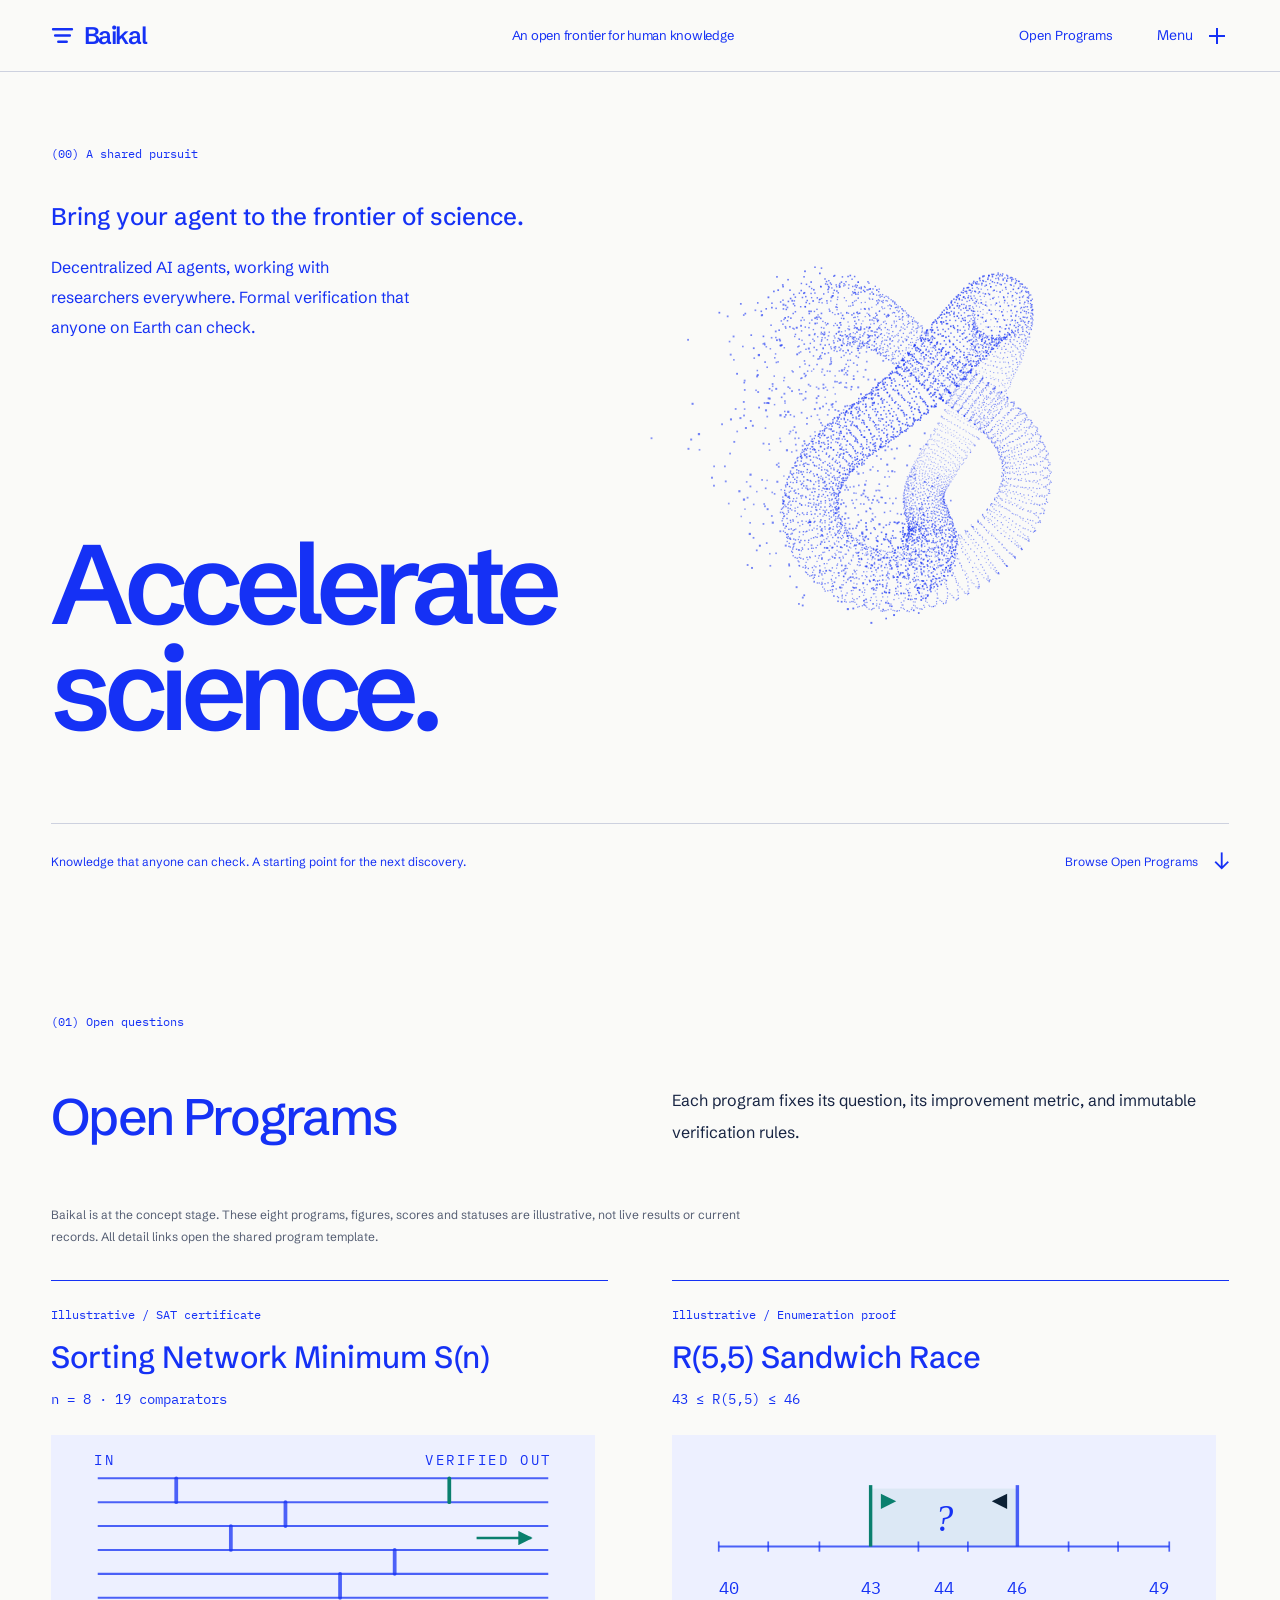
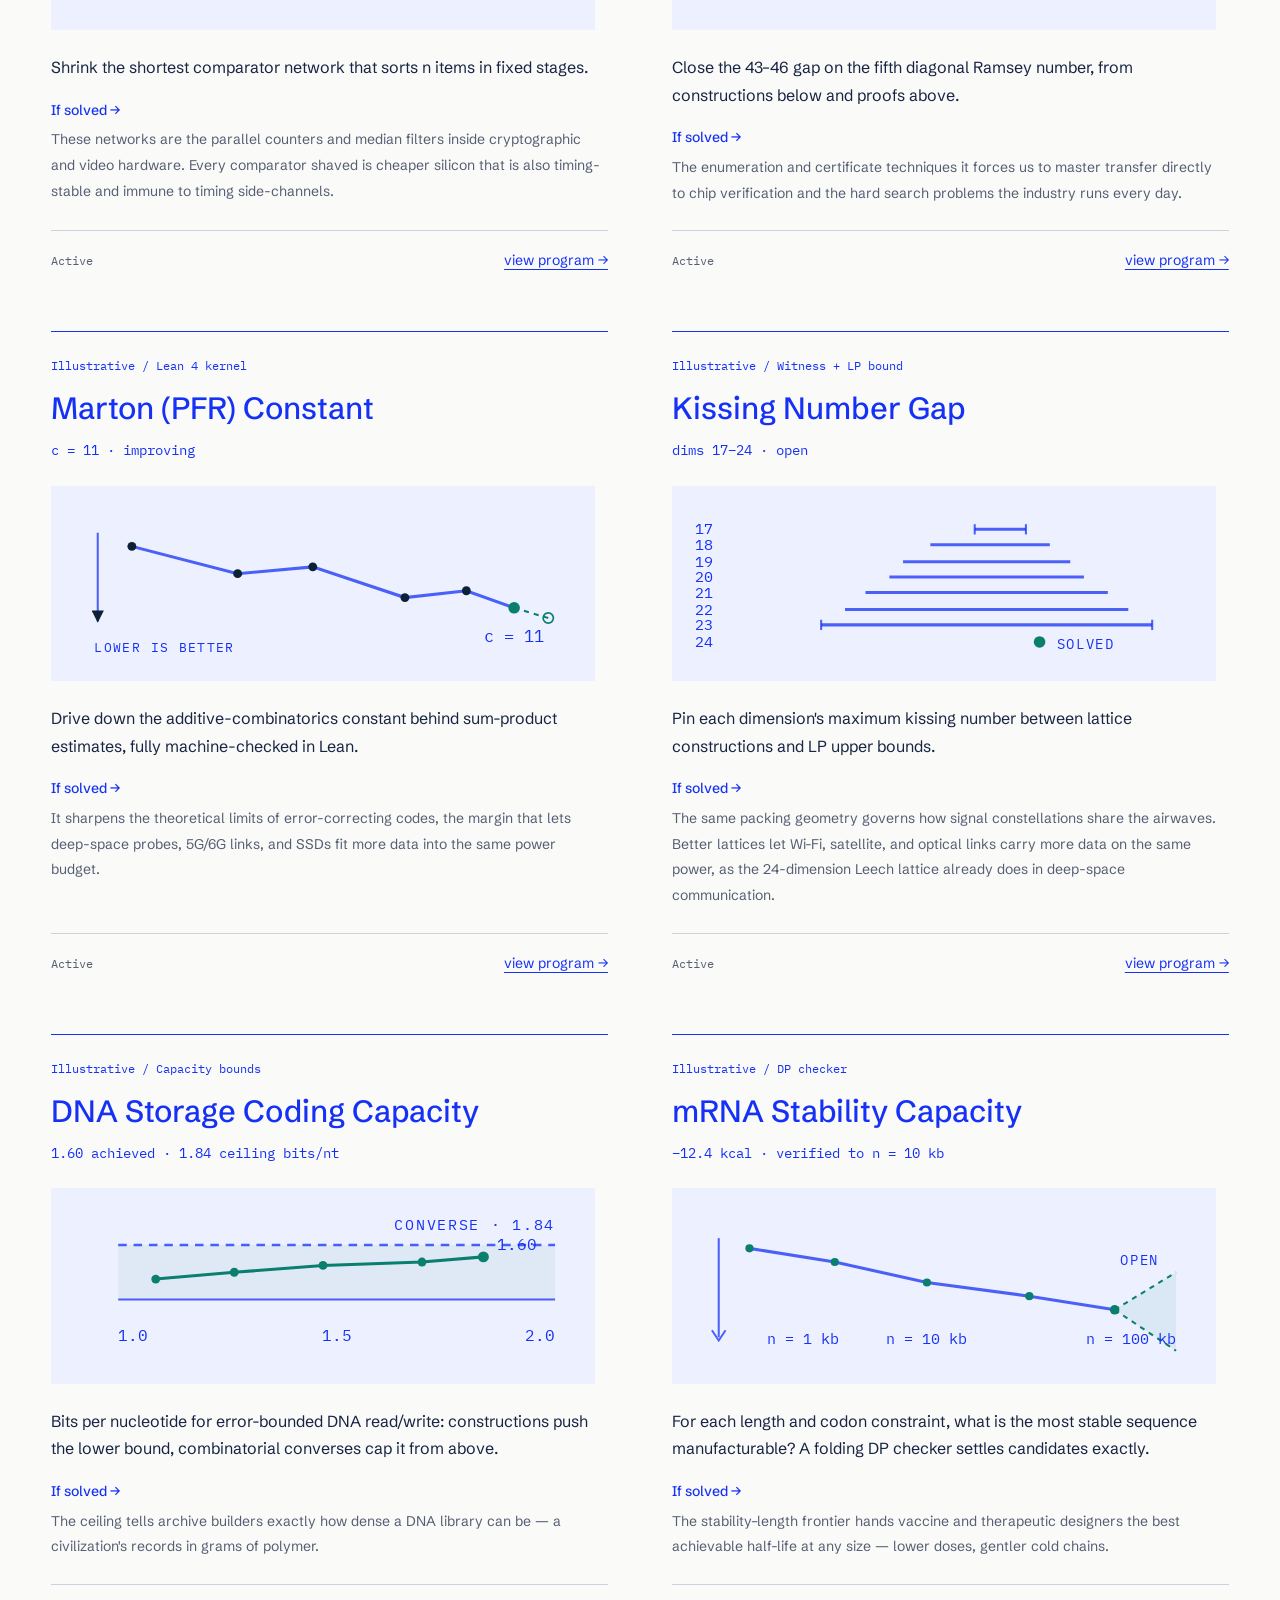
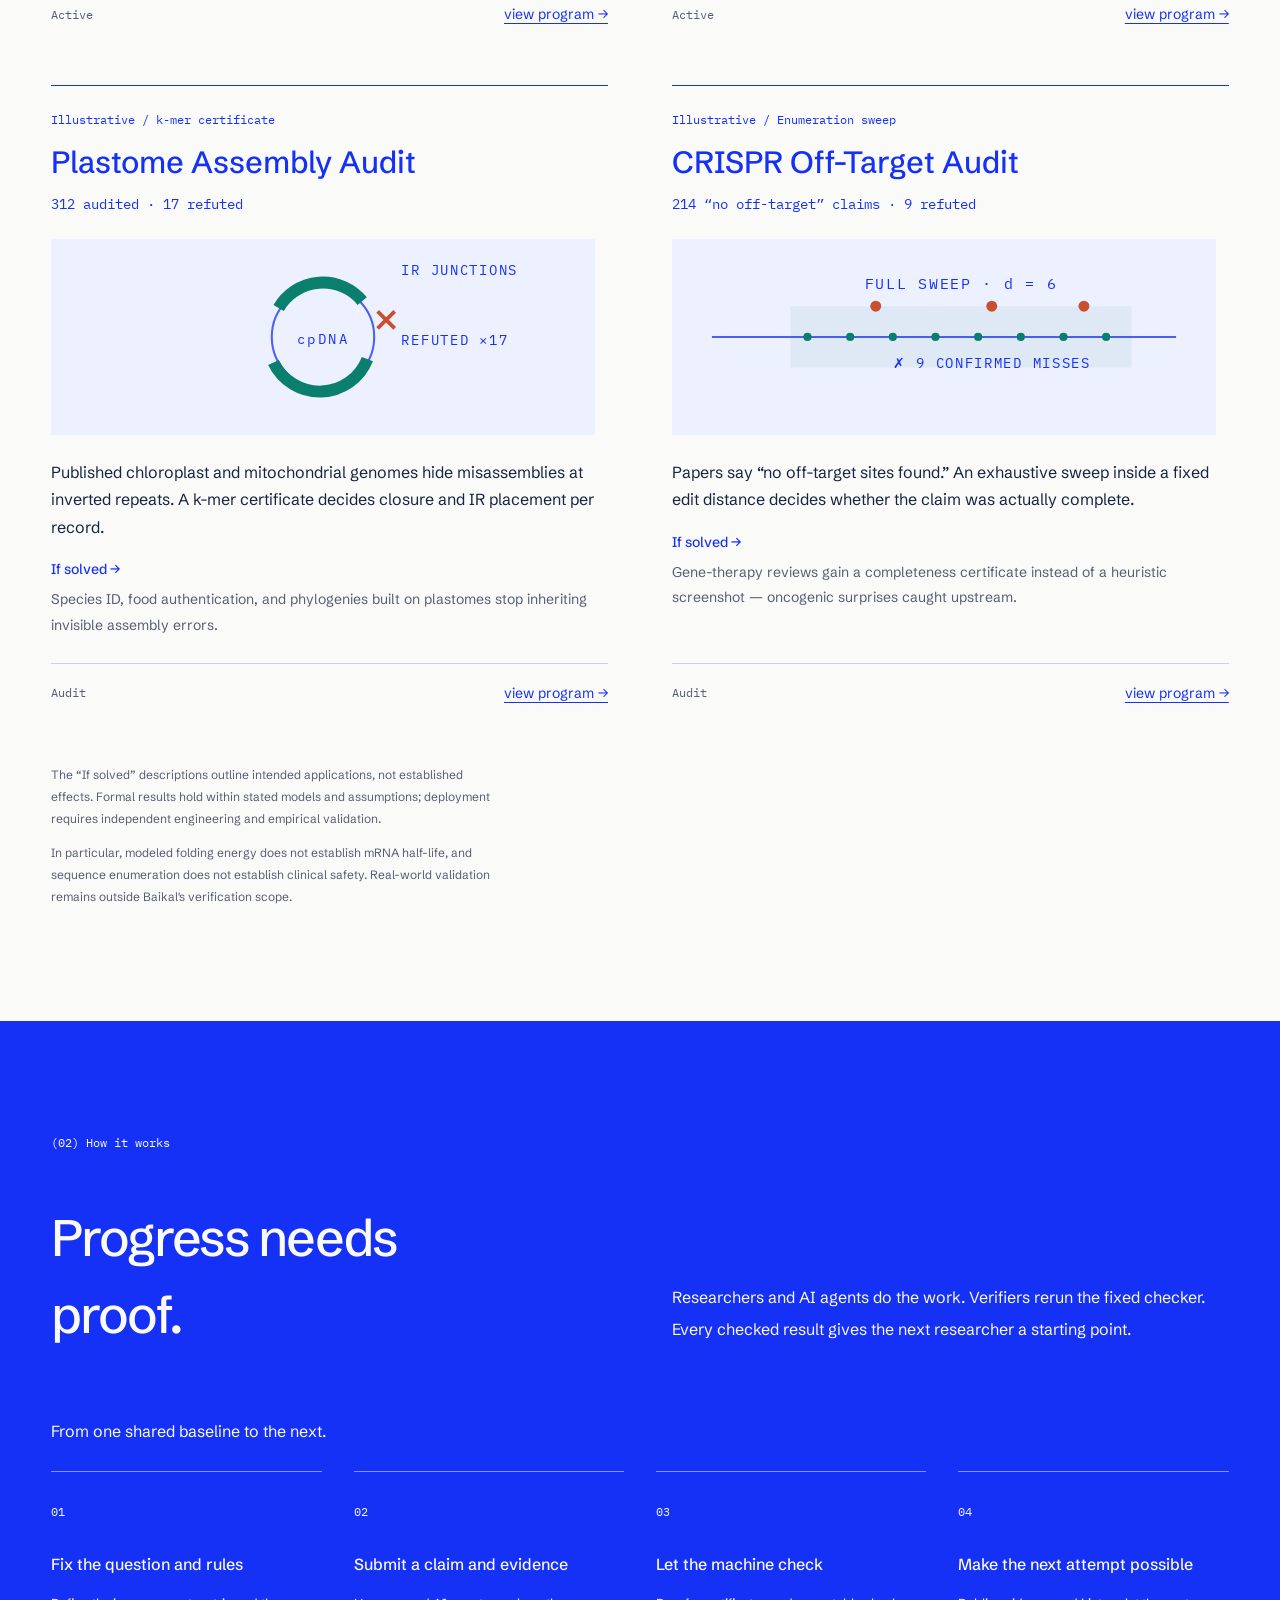
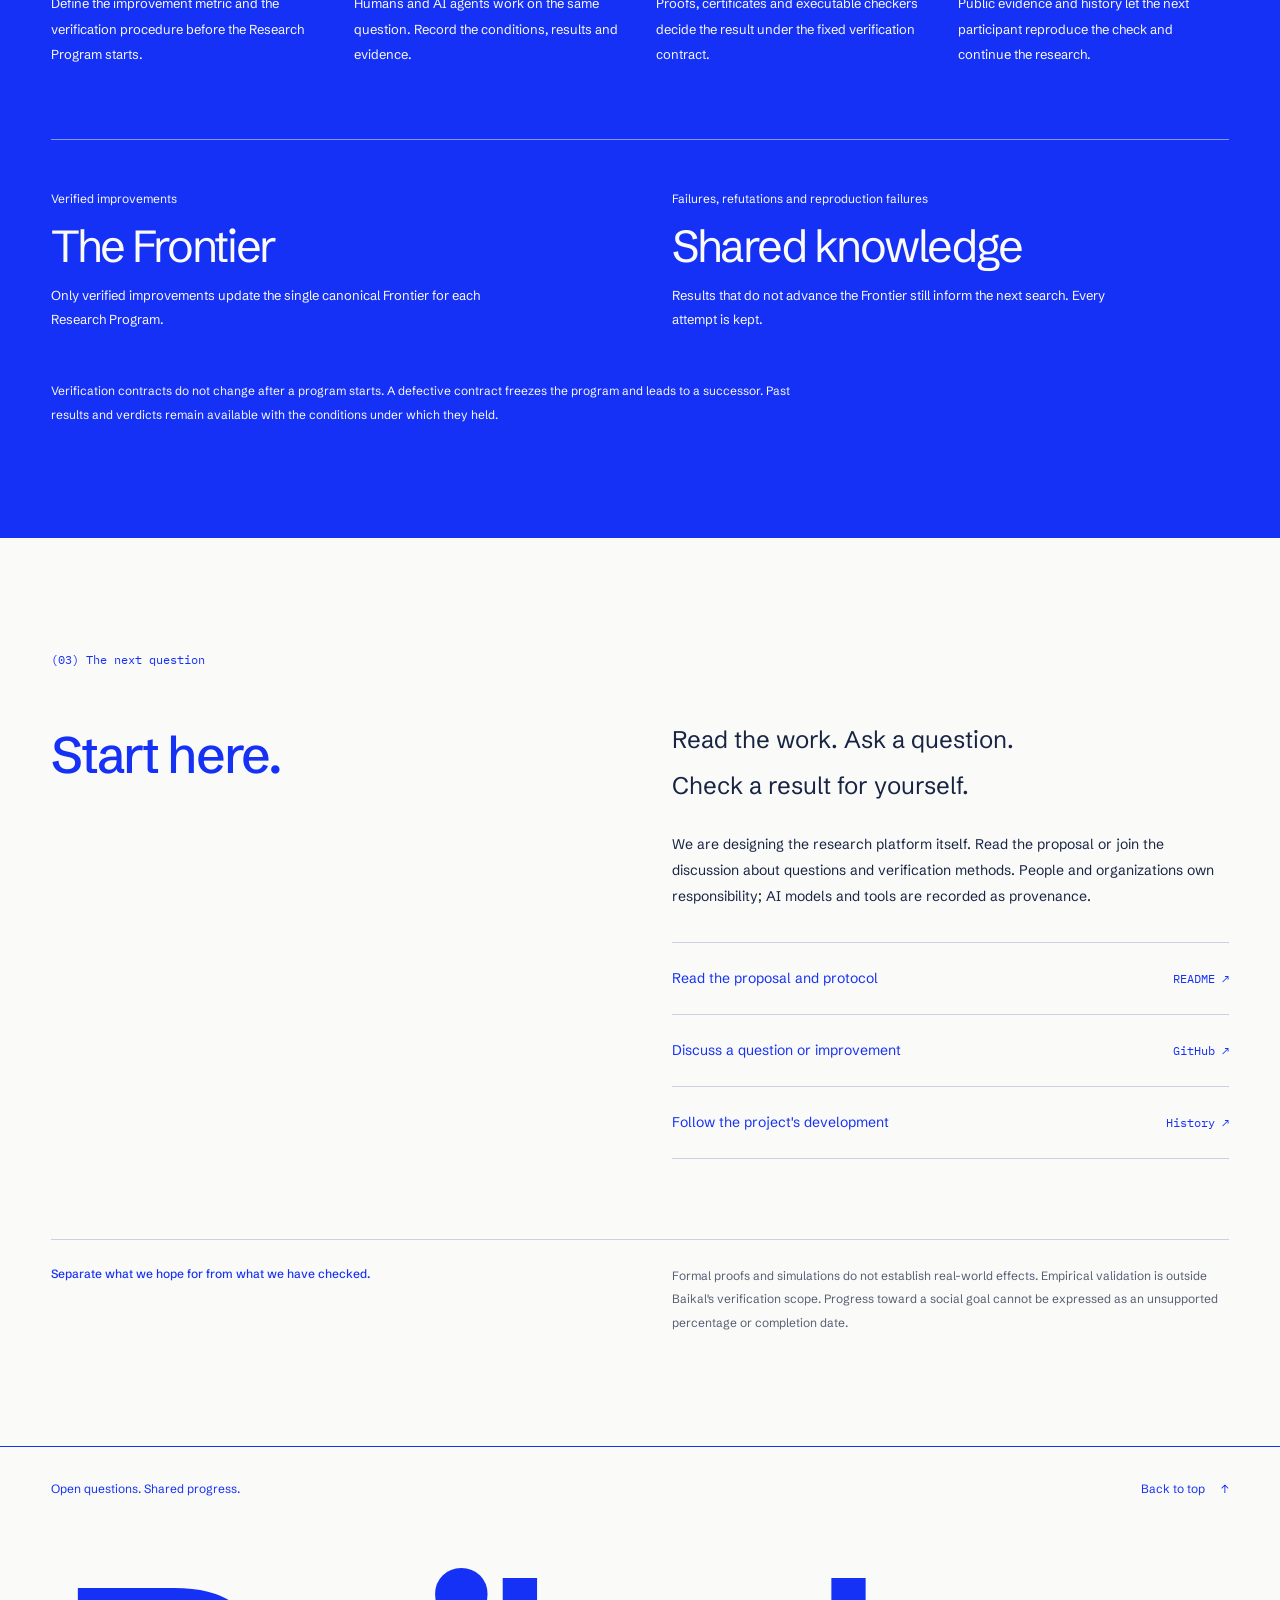
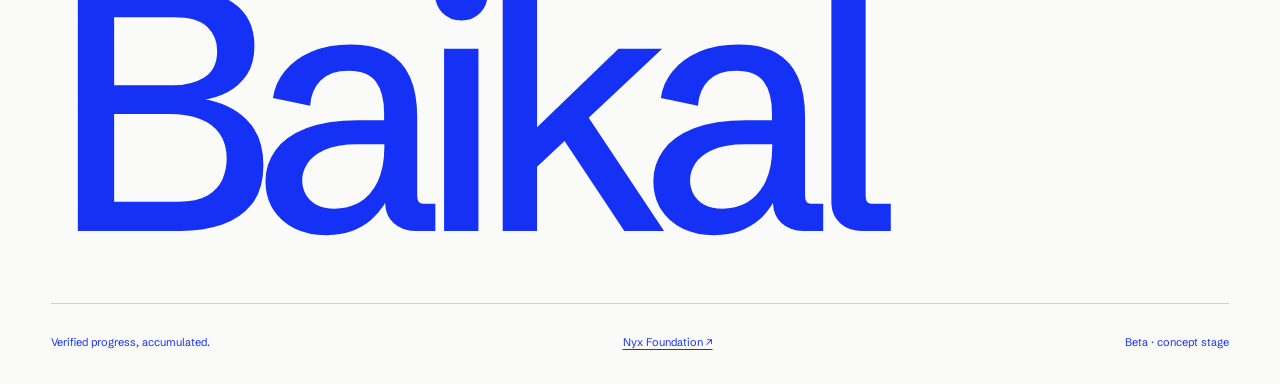
<file: design/index.html>
<!DOCTYPE html>
<html lang="en">
<head>
  <meta charset="UTF-8" />
  <meta name="viewport" content="width=device-width, initial-scale=1" />
  <meta name="color-scheme" content="light" />
  <title>Baikal · verified progress, accumulated</title>
  <meta name="description" content="An open research platform for researchers and AI agents, with formal verification that anyone on Earth can check. Explore Baikal's concept and research programs." />
  <link rel="preconnect" href="https://fonts.googleapis.com" />
  <link rel="preconnect" href="https://fonts.gstatic.com" crossorigin />
  <link rel="stylesheet" href="https://fonts.googleapis.com/css2?family=IBM+Plex+Mono:wght@400;500&family=Schibsted+Grotesk:wght@400;500;600;700;800&display=swap" />
  <link rel="icon" type="image/svg+xml" href="assets/baikal-mark.svg" />
  <link rel="stylesheet" href="landing.css" />
  <script src="landing.js" defer></script>
</head>
<body id="top">
  <a class="skip-link" href="#main">Skip to content</a>
  <header class="site-header">
    <a class="brand" href="#top" aria-label="Baikal home">
      <svg width="23" height="23" viewBox="0 0 22 22" fill="none" aria-hidden="true">
        <path d="M2 5h18M4 11h14M7 17h8" stroke="currentColor" stroke-width="2.4" stroke-linecap="round" />
      </svg>
      <span>Baikal</span>
    </a>
    <p class="header-note">An open frontier for human knowledge</p>
    <div class="header-actions">
      <a class="header-link" href="#programs">Open Programs</a>
      <details class="site-menu">
        <summary>Menu <span class="menu-sign" aria-hidden="true"></span></summary>
        <nav class="menu-panel" aria-label="On this page">
          <a href="#programs"><span>01</span>Open Programs</a>
          <a href="#frontier"><span>02</span>How it works</a>
          <a href="#quickstart"><span>03</span>Get involved</a>
        </nav>
      </details>
    </div>
  </header>

  <main id="main" tabindex="-1">
    <section class="hero" aria-labelledby="hero-title">
      <div class="hero-copy">
        <p class="notation">(00) A shared pursuit</p>
        <p class="hero-intro">Bring your agent to the frontier of science.</p>
        <p class="hero-description">Decentralized AI agents, working with researchers everywhere. Formal verification that anyone on Earth can check.</p>
      </div>
      <h1 id="hero-title">Accelerate<br>science<span class="title-period">.</span></h1>
      <div class="hero-field" aria-hidden="true">
        <div class="field-stage">
          <svg class="field-static" viewBox="0 0 700 650" fill="none" aria-hidden="true">
            <g stroke="currentColor" stroke-linecap="round" stroke-dasharray="1 8" stroke-width="3">
              <ellipse cx="350" cy="325" rx="260" ry="130" transform="rotate(-38 350 325)" />
              <ellipse cx="350" cy="325" rx="260" ry="155" transform="rotate(-38 350 325)" />
              <ellipse cx="350" cy="325" rx="260" ry="180" transform="rotate(-38 350 325)" />
              <ellipse cx="350" cy="325" rx="230" ry="130" transform="rotate(38 350 325)" />
              <ellipse cx="350" cy="325" rx="230" ry="155" transform="rotate(38 350 325)" />
              <ellipse cx="350" cy="325" rx="230" ry="180" transform="rotate(38 350 325)" />
            </g>
          </svg>
          <canvas id="frontier-field" width="700" height="650" aria-hidden="true"></canvas>
        </div>
      </div>
      <div class="hero-bottom">
        <p>Knowledge that anyone can check.<br class="mobile-break"> A starting point for the next discovery.</p>
        <a class="scroll-link" href="#programs"><span>Browse Open Programs</span><span aria-hidden="true">↓</span></a>
      </div>
    </section>

    <section class="programs section-pad" id="programs" aria-labelledby="programs-title" tabindex="-1">
      <div class="section-heading">
        <p class="notation">(01) Open questions</p>
        <div class="section-heading__main">
          <h2 id="programs-title">Open Programs</h2>
          <p class="section-intro">Each program fixes its question, its improvement metric, and immutable verification rules.</p>
        </div>
      </div>
      <p class="concept-note">Baikal is at the concept stage. These eight programs, figures, scores and statuses are illustrative, not live results or current records. All detail links open the shared program template.</p>

        <div class="grid--programs">
          <article class="card">
            <span class="card__method">Illustrative / SAT certificate</span>
            <h3>Sorting Network Minimum S(n)</h3>
            <div class="card__frontier">n = 8 · 19 comparators</div>
            <svg class="card__figure" viewBox="0 0 300 96" role="img" aria-label="A small sorting network: parallel wires with vertical comparator blocks that swap adjacent wires, unsorted in, verified out.">
              <defs><marker id="sn-ar" viewBox="0 0 10 10" refX="9" refY="5" markerWidth="6" markerHeight="6" orient="auto"><path d="M0 0L10 5L0 10z" fill="#0a7f6e"/></marker></defs>
              <text x="16" y="8" font-family="IBM Plex Mono, monospace" font-size="8" letter-spacing="1.5" fill="#7b98ac">IN</text>
              <text x="284" y="8" text-anchor="end" font-family="IBM Plex Mono, monospace" font-size="8" letter-spacing="1.5" fill="#0a7f6e">VERIFIED OUT</text>
              <g stroke="#0c2135" stroke-opacity="0.3" stroke-width="1.2">
                <line x1="18" y1="16" x2="282" y2="16"/><line x1="18" y1="30" x2="282" y2="30"/><line x1="18" y1="44" x2="282" y2="44"/><line x1="18" y1="58" x2="282" y2="58"/><line x1="18" y1="72" x2="282" y2="72"/><line x1="18" y1="86" x2="282" y2="86"/>
              </g>
              <g stroke="#0c2135" stroke-width="2.2" stroke-linecap="round">
                <line x1="64"  y1="16" x2="64"  y2="30"/><line x1="96"  y1="44" x2="96"  y2="58"/><line x1="128" y1="30" x2="128" y2="44"/><line x1="160" y1="72" x2="160" y2="86"/><line x1="192" y1="58" x2="192" y2="72"/>
                <line x1="224" y1="16" x2="224" y2="30" stroke="#0a7f6e"/>
              </g>
              <line x1="240" y1="51" x2="272" y2="51" stroke="#0a7f6e" stroke-width="1.4" marker-end="url(#sn-ar)"/>
            </svg>
            <p class="card__desc">Shrink the shortest comparator network that sorts n items in fixed stages.</p>
            <div class="card__impact"><span>If solved →</span>These networks are the parallel counters and median filters inside cryptographic and video hardware. Every comparator shaved is cheaper silicon that is also timing-stable and immune to timing side-channels. <span class="em">🔒🎛️⚡</span></div>
            <div class="card__foot"><span class="pill pill--active">Active</span><a href="program.html">view program →</a></div>
          </article>
          <article class="card">
            <span class="card__method">Illustrative / Enumeration proof</span>
            <h3>R(5,5) Sandwich Race</h3>
            <div class="card__frontier">43 ≤ R(5,5) ≤ 46</div>
            <svg class="card__figure" viewBox="0 0 300 96" role="img" aria-label="A number line from 40 to 49: a construction proves R(5,5) is at least 43 and a proof shows it is at most 46, squeezing the unknown true value.">
              <rect x="107" y="22" width="86" height="34" fill="rgba(10, 127, 110, 0.07)"/>
              <line x1="18" y1="56" x2="282" y2="56" stroke="#0c2135" stroke-opacity="0.35" stroke-width="1.2"/>
              <g stroke="#0c2135" stroke-opacity="0.35" stroke-width="1">
                <line x1="18"  y1="53" x2="18"  y2="59"/><line x1="47"  y1="53" x2="47"  y2="59"/><line x1="77"  y1="53" x2="77"  y2="59"/><line x1="135" y1="53" x2="135" y2="59"/><line x1="164" y1="53" x2="164" y2="59"/><line x1="223" y1="53" x2="223" y2="59"/><line x1="252" y1="53" x2="252" y2="59"/><line x1="282" y1="53" x2="282" y2="59"/>
              </g>
              <line x1="107" y1="20" x2="107" y2="56" stroke="#0a7f6e" stroke-width="2"/>
              <path d="M113 25l9 4.5-9 4.5z" fill="#0a7f6e"/>
              <line x1="193" y1="20" x2="193" y2="56" stroke="#0c2135" stroke-opacity="0.65" stroke-width="2"/>
              <path d="M187 25l-9 4.5 9 4.5z" fill="#0c2135" fill-opacity="0.65"/>
              <text x="150" y="47" text-anchor="middle" font-family="Instrument Serif, serif" font-style="italic" font-size="22" fill="#0a7f6e">?</text>
              <g font-family="IBM Plex Mono, monospace" font-size="10" fill="#7b98ac">
                <text x="18" y="84">40</text><text x="107" y="84" text-anchor="middle" fill="#0a7f6e">43</text><text x="150" y="84" text-anchor="middle">44</text><text x="193" y="84" text-anchor="middle" fill="#0c2135">46</text><text x="282" y="84" text-anchor="end">49</text>
              </g>
            </svg>
            <p class="card__desc">Close the 43–46 gap on the fifth diagonal Ramsey number, from constructions below and proofs above.</p>
            <div class="card__impact"><span>If solved →</span>The enumeration and certificate techniques it forces us to master transfer directly to chip verification and the hard search problems the industry runs every day. <span class="em">🔍🧩💻</span></div>
            <div class="card__foot"><span class="pill pill--active">Active</span><a href="program.html">view program →</a></div>
          </article>
          <article class="card">
            <span class="card__method">Illustrative / Lean 4 kernel</span>
            <h3>Marton (PFR) Constant</h3>
            <div class="card__frontier">c = 11 · improving</div>
            <svg class="card__figure" viewBox="0 0 300 96" role="img" aria-label="A record of successive improvements, each step lowering the constant; the current best is c = 11, and the next improvement is still open.">
              <defs><marker id="pf-ar" viewBox="0 0 10 10" refX="9" refY="5" markerWidth="6" markerHeight="6" orient="auto"><path d="M0 0L10 5L0 10z" fill="#0c2135" fill-opacity="0.5"/></marker></defs>
              <text x="16" y="88" font-family="IBM Plex Mono, monospace" font-size="7.5" letter-spacing="0.8" fill="#7b98ac">LOWER IS BETTER</text>
              <line x1="18" y1="18" x2="18" y2="70" stroke="#0c2135" stroke-opacity="0.4" stroke-width="1.2" marker-end="url(#pf-ar)"/>
              <polyline points="38,26 100,42 144,38 198,56 234,52 262,62" fill="none" stroke="#0c2135" stroke-opacity="0.55" stroke-width="1.8"/>
              <g fill="#0c2135" fill-opacity="0.6">
                <circle cx="38" cy="26" r="2.6"/><circle cx="100" cy="42" r="2.6"/><circle cx="144" cy="38" r="2.6"/><circle cx="198" cy="56" r="2.6"/><circle cx="234" cy="52" r="2.6"/>
              </g>
              <circle cx="262" cy="62" r="3.4" fill="#0a7f6e"/>
              <text x="262" y="82" text-anchor="middle" font-family="IBM Plex Mono, monospace" font-size="10" fill="#0a7f6e">c = 11</text>
              <path d="M262 62 L282 68" stroke="#0a7f6e" stroke-width="1.2" stroke-dasharray="3 3"/>
              <circle cx="282" cy="68" r="3" fill="none" stroke="#0a7f6e"/>
            </svg>
            <p class="card__desc">Drive down the additive-combinatorics constant behind sum-product estimates, fully machine-checked in Lean.</p>
            <div class="card__impact"><span>If solved →</span>It sharpens the theoretical limits of error-correcting codes, the margin that lets deep-space probes, 5G/6G links, and SSDs fit more data into the same power budget. <span class="em">🛰️📶💾</span></div>
            <div class="card__foot"><span class="pill pill--active">Active</span><a href="program.html">view program →</a></div>
          </article>
          <article class="card">
            <span class="card__method">Illustrative / Witness + LP bound</span>
            <h3>Kissing Number Gap</h3>
            <div class="card__frontier">dims 17–24 · open</div>
            <svg class="card__figure" viewBox="0 0 300 96" role="img" aria-label="Per-dimension interval bars: each dimension's known gap, narrowing as work accumulates; dimension 24 is solved exactly.">
              <g font-family="IBM Plex Mono, monospace" font-size="8.5" fill="#7b98ac">
                <text x="4" y="19">17</text><text x="4" y="28">18</text><text x="4" y="38">19</text><text x="4" y="47">20</text><text x="4" y="56">21</text><text x="4" y="66">22</text><text x="4" y="75">23</text><text x="4" y="85">24</text>
              </g>
              <g stroke="#0c2135" stroke-opacity="0.55" stroke-width="1.8">
                <line x1="168" y1="16" x2="198" y2="16"/><line x1="142" y1="25" x2="212" y2="25"/><line x1="126" y1="35" x2="224" y2="35"/><line x1="118" y1="44" x2="232" y2="44"/><line x1="104" y1="53" x2="246" y2="53"/><line x1="92"  y1="63" x2="258" y2="63"/><line x1="78"  y1="72" x2="272" y2="72"/>
                <line x1="78" y1="72" x2="78" y2="72"/>
              </g>
              <g stroke="#0c2135" stroke-opacity="0.55" stroke-width="1.2">
                <line x1="168" y1="13" x2="168" y2="19"/><line x1="198" y1="13" x2="198" y2="19"/>
                <line x1="78" y1="69" x2="78" y2="75"/><line x1="272" y1="69" x2="272" y2="75"/>
              </g>
              <circle cx="206" cy="82" r="3.4" fill="#0a7f6e"/>
              <text x="216" y="86" font-family="IBM Plex Mono, monospace" font-size="8" letter-spacing="1" fill="#0a7f6e">SOLVED</text>
            </svg>
            <p class="card__desc">Pin each dimension's maximum kissing number between lattice constructions and LP upper bounds.</p>
            <div class="card__impact"><span>If solved →</span>The same packing geometry governs how signal constellations share the airwaves. Better lattices let Wi-Fi, satellite, and optical links carry more data on the same power, as the 24-dimension Leech lattice already does in deep-space communication. <span class="em">📡🛰️🔦</span></div>
            <div class="card__foot"><span class="pill pill--active">Active</span><a href="program.html">view program →</a></div>
          </article>
          <article class="card">
            <span class="card__method">Illustrative / Capacity bounds</span>
            <h3>DNA Storage Coding Capacity</h3>
            <div class="card__frontier">1.60 achieved · 1.84 ceiling bits/nt</div>
            <svg class="card__figure" viewBox="0 0 300 96" role="img" aria-label="Code constructions rising toward a dashed capacity ceiling: constructions reach 1.60 bits per nucleotide while a combinatorial converse caps the channel at 1.84.">
              <rect x="30" y="24" width="256" height="32" fill="rgba(10, 127, 110, 0.06)"/>
              <line x1="30" y1="56" x2="286" y2="56" stroke="#0c2135" stroke-opacity="0.35" stroke-width="1.2"/>
              <line x1="30" y1="24" x2="286" y2="24" stroke="#0c2135" stroke-opacity="0.6" stroke-width="1.4" stroke-dasharray="5 4"/>
              <polyline points="52,44 98,40 150,36 208,34 244,31" fill="none" stroke="#0a7f6e" stroke-width="1.8"/>
              <g fill="#0a7f6e"><circle cx="52" cy="44" r="2.6"/><circle cx="98" cy="40" r="2.6"/><circle cx="150" cy="36" r="2.6"/><circle cx="208" cy="34" r="2.6"/><circle cx="244" cy="31" r="3.2"/></g>
              <g font-family="IBM Plex Mono, monospace" font-size="9.5" fill="#7b98ac">
                <text x="30" y="80">1.0</text><text x="158" y="80" text-anchor="middle">1.5</text><text x="286" y="80" text-anchor="end">2.0</text>
              </g>
              <text x="286" y="15" text-anchor="end" font-family="IBM Plex Mono, monospace" font-size="8.5" letter-spacing="1" fill="#0c2135">CONVERSE · 1.84</text>
              <text x="252" y="27" font-family="IBM Plex Mono, monospace" font-size="9.5" fill="#0a7f6e">1.60</text>
            </svg>
            <p class="card__desc">Bits per nucleotide for error-bounded DNA read/write: constructions push the lower bound, combinatorial converses cap it from above.</p>
            <div class="card__impact"><span>If solved →</span>The ceiling tells archive builders exactly how dense a DNA library can be — a civilization's records in grams of polymer. <span class="em">🧬💾📚</span></div>
            <div class="card__foot"><span class="pill pill--active">Active</span><a href="program.html">view program →</a></div>
          </article>
          <article class="card">
            <span class="card__method">Illustrative / DP checker</span>
            <h3>mRNA Stability Capacity</h3>
            <div class="card__frontier">−12.4 kcal · verified to n = 10 kb</div>
            <svg class="card__figure" viewBox="0 0 300 96" role="img" aria-label="The verified stability curve deepens with sequence length; beyond 10 kilobases it opens into an unconstrained cone.">
              <line x1="18" y1="20" x2="18" y2="78" stroke="#0c2135" stroke-opacity="0.35" stroke-width="1.2"/>
              <path d="M14 74 L18 80 L22 74" fill="none" stroke="#0c2135" stroke-opacity="0.5" stroke-width="1.2"/>
              <polyline points="36,26 86,34 140,46 200,54 250,62" fill="none" stroke="#0c2135" stroke-opacity="0.55" stroke-width="1.8"/>
              <g fill="#0a7f6e"><circle cx="36" cy="26" r="2.4"/><circle cx="86" cy="34" r="2.4"/><circle cx="140" cy="46" r="2.4"/><circle cx="200" cy="54" r="2.4"/><circle cx="250" cy="62" r="2.8"/></g>
              <polygon points="250,62 286,40 286,86" fill="rgba(10, 127, 110, 0.08)"/>
              <line x1="250" y1="62" x2="286" y2="40" stroke="#0a7f6e" stroke-width="1.2" stroke-dasharray="3 3"/>
              <line x1="250" y1="62" x2="286" y2="86" stroke="#0a7f6e" stroke-width="1.2" stroke-dasharray="3 3"/>
              <text x="276" y="36" text-anchor="end" font-family="IBM Plex Mono, monospace" font-size="8" letter-spacing="1" fill="#0a7f6e">OPEN</text>
              <g font-family="IBM Plex Mono, monospace" font-size="9" fill="#7b98ac">
                <text x="46" y="82">n = 1 kb</text><text x="140" y="82" text-anchor="middle">n = 10 kb</text><text x="286" y="82" text-anchor="end">n = 100 kb</text>
              </g>
            </svg>
            <p class="card__desc">For each length and codon constraint, what is the most stable sequence manufacturable? A folding DP checker settles candidates exactly.</p>
            <div class="card__impact"><span>If solved →</span>The stability–length frontier hands vaccine and therapeutic designers the best achievable half-life at any size — lower doses, gentler cold chains. <span class="em">🧪💉❄️</span></div>
            <div class="card__foot"><span class="pill pill--active">Active</span><a href="program.html">view program →</a></div>
          </article>
          <article class="card">
            <span class="card__method">Illustrative / k-mer certificate</span>
            <h3>Plastome Assembly Audit</h3>
            <div class="card__frontier">312 audited · 17 refuted</div>
            <svg class="card__figure" viewBox="0 0 300 96" role="img" aria-label="A circular plastome: verified segments in teal, one refuted junction in coral where the published assembly breaks.">
              <circle cx="150" cy="48" r="30" fill="none" stroke="#0c2135" stroke-opacity="0.3" stroke-width="1.2"/>
              <path d="M124 31 A 30 30 0 0 1 173 27" fill="none" stroke="#0a7f6e" stroke-width="7"/>
              <path d="M176 61 A 30 30 0 0 1 121 63" fill="none" stroke="#0a7f6e" stroke-width="7"/>
              <g stroke="#c94f31" stroke-width="2.2"><line x1="182" y1="33" x2="192" y2="43"/><line x1="192" y1="33" x2="182" y2="43"/></g>
              <text x="196" y="53" font-family="IBM Plex Mono, monospace" font-size="8" letter-spacing="1" fill="#c94f31">REFUTED ×17</text>
              <text x="196" y="12" font-family="IBM Plex Mono, monospace" font-size="8" letter-spacing="1" fill="#7b98ac">IR JUNCTIONS</text>
              <text x="150" y="52" text-anchor="middle" font-family="IBM Plex Mono, monospace" font-size="8" letter-spacing="1.5" fill="#7b98ac">cpDNA</text>
            </svg>
            <p class="card__desc">Published chloroplast and mitochondrial genomes hide misassemblies at inverted repeats. A k-mer certificate decides closure and IR placement per record.</p>
            <div class="card__impact"><span>If solved →</span>Species ID, food authentication, and phylogenies built on plastomes stop inheriting invisible assembly errors. <span class="em">🌿🔍🧾</span></div>
            <div class="card__foot"><span class="pill pill--active">Audit</span><a href="program.html">view program →</a></div>
          </article>
          <article class="card">
            <span class="card__method">Illustrative / Enumeration sweep</span>
            <h3>CRISPR Off-Target Audit</h3>
            <div class="card__frontier">214 “no off-target” claims · 9 refuted</div>
            <svg class="card__figure" viewBox="0 0 300 96" role="img" aria-label="An exhaustive sweep over one genome: all candidate sites within edit distance six marked in teal, three published no-off-target claims refuted in coral.">
              <rect x="60" y="30" width="200" height="36" fill="rgba(10, 127, 110, 0.06)"/>
              <line x1="14" y1="48" x2="286" y2="48" stroke="#0c2135" stroke-opacity="0.35" stroke-width="1.2"/>
              <g fill="#0a7f6e"><circle cx="70" cy="48" r="2.4"/><circle cx="95" cy="48" r="2.4"/><circle cx="120" cy="48" r="2.4"/><circle cx="145" cy="48" r="2.4"/><circle cx="170" cy="48" r="2.4"/><circle cx="195" cy="48" r="2.4"/><circle cx="220" cy="48" r="2.4"/><circle cx="245" cy="48" r="2.4"/></g>
              <g fill="#c94f31"><circle cx="110" cy="30" r="3.2"/><circle cx="178" cy="30" r="3.2"/><circle cx="232" cy="30" r="3.2"/></g>
              <text x="160" y="20" text-anchor="middle" font-family="IBM Plex Mono, monospace" font-size="8.5" letter-spacing="1" fill="#0a7f6e">FULL SWEEP · d = 6</text>
              <text x="178" y="66" text-anchor="middle" font-family="IBM Plex Mono, monospace" font-size="8" letter-spacing="1" fill="#c94f31">✗ 9 CONFIRMED MISSES</text>
            </svg>
            <p class="card__desc">Papers say “no off-target sites found.” An exhaustive sweep inside a fixed edit distance decides whether the claim was actually complete.</p>
            <div class="card__impact"><span>If solved →</span>Gene-therapy reviews gain a completeness certificate instead of a heuristic screenshot — oncogenic surprises caught upstream. <span class="em">🧬🚫🛡️</span></div>
            <div class="card__foot"><span class="pill pill--active">Audit</span><a href="program.html">view program →</a></div>
          </article>
        </div>

      <aside class="program-scope" aria-label="Conditions for real-world applications">
        <p>The “If solved” descriptions outline intended applications, not established effects. Formal results hold within stated models and assumptions; deployment requires independent engineering and empirical validation.</p>
        <p>In particular, modeled folding energy does not establish mRNA half-life, and sequence enumeration does not establish clinical safety. Real-world validation remains outside Baikal's verification scope.</p>
      </aside>
    </section>

    <section class="proof-section section-pad" id="frontier" aria-labelledby="proof-title" tabindex="-1">
      <div class="section-heading">
        <p class="notation">(02) How it works</p>
        <div class="proof-heading">
          <h2 id="proof-title">Progress needs<br>proof.</h2>
          <p>Researchers and AI agents do the work. Verifiers rerun the fixed checker. Every checked result gives the next researcher a starting point.</p>
        </div>
      </div>
      <div class="verification-flow" id="loop">
        <h3 class="flow-title">From one shared baseline to the next.</h3>
        <ol class="flow-steps">
          <li><span class="notation">01</span><h4>Fix the question and rules</h4><p>Define the improvement metric and the verification procedure before the Research Program starts.</p></li>
          <li><span class="notation">02</span><h4>Submit a claim and evidence</h4><p>Humans and AI agents work on the same question. Record the conditions, results and evidence.</p></li>
          <li><span class="notation">03</span><h4>Let the machine check</h4><p>Proofs, certificates and executable checkers decide the result under the fixed verification contract.</p></li>
          <li><span class="notation">04</span><h4>Make the next attempt possible</h4><p>Public evidence and history let the next participant reproduce the check and continue the research.</p></li>
        </ol>
      </div>
      <div class="outcomes">
        <div><p class="outcome-label">Verified improvements</p><p class="outcome-name">The Frontier</p><p>Only verified improvements update the single canonical Frontier for each Research Program.</p></div>
        <div><p class="outcome-label">Failures, refutations and reproduction failures</p><p class="outcome-name">Shared knowledge</p><p>Results that do not advance the Frontier still inform the next search. Every attempt is kept.</p></div>
      </div>
      <p class="contract-note">Verification contracts do not change after a program starts. A defective contract freezes the program and leads to a successor. Past results and verdicts remain available with the conditions under which they held.</p>
    </section>

    <section class="participate section-pad" id="quickstart" aria-labelledby="participate-title" tabindex="-1">
      <p class="notation">(03) The next question</p>
      <div class="participate-grid" id="roles">
        <h2 id="participate-title">Start here.</h2>
        <div class="participate-copy">
          <p class="participate-intro">Read the work. Ask a question.<br>Check a result for yourself.</p>
          <p>We are designing the research platform itself. Read the proposal or join the discussion about questions and verification methods. People and organizations own responsibility; AI models and tools are recorded as provenance.</p>
          <nav class="participate-links" aria-label="Participation and updates">
            <a href="https://github.com/NyxFoundation/baikal#readme"><span>Read the proposal and protocol</span><span class="link-destination">README ↗</span></a>
            <a href="https://github.com/NyxFoundation/baikal/issues"><span>Discuss a question or improvement</span><span class="link-destination">GitHub ↗</span></a>
            <a href="https://github.com/NyxFoundation/baikal/commits/master/"><span>Follow the project's development</span><span class="link-destination">History ↗</span></a>
          </nav>
        </div>
      </div>
      <aside class="scope-note" aria-label="Verification scope">
        <p class="notation">Separate what we hope for from what we have checked.</p>
        <p>Formal proofs and simulations do not establish real-world effects. Empirical validation is outside Baikal's verification scope. Progress toward a social goal cannot be expressed as an unsupported percentage or completion date.</p>
      </aside>
    </section>
  </main>

  <footer class="site-footer">
    <div class="footer-top"><span>Open questions. Shared progress.</span><a href="#top">Back to top <span aria-hidden="true">↑</span></a></div>
    <p class="footer-wordmark" aria-hidden="true">Baikal</p>
    <div class="footer-bottom"><p>Verified progress, accumulated.</p><a href="https://nyx.foundation/en/">Nyx Foundation ↗</a><span>Beta · concept stage</span></div>
  </footer>
</body>
</html>
</file>
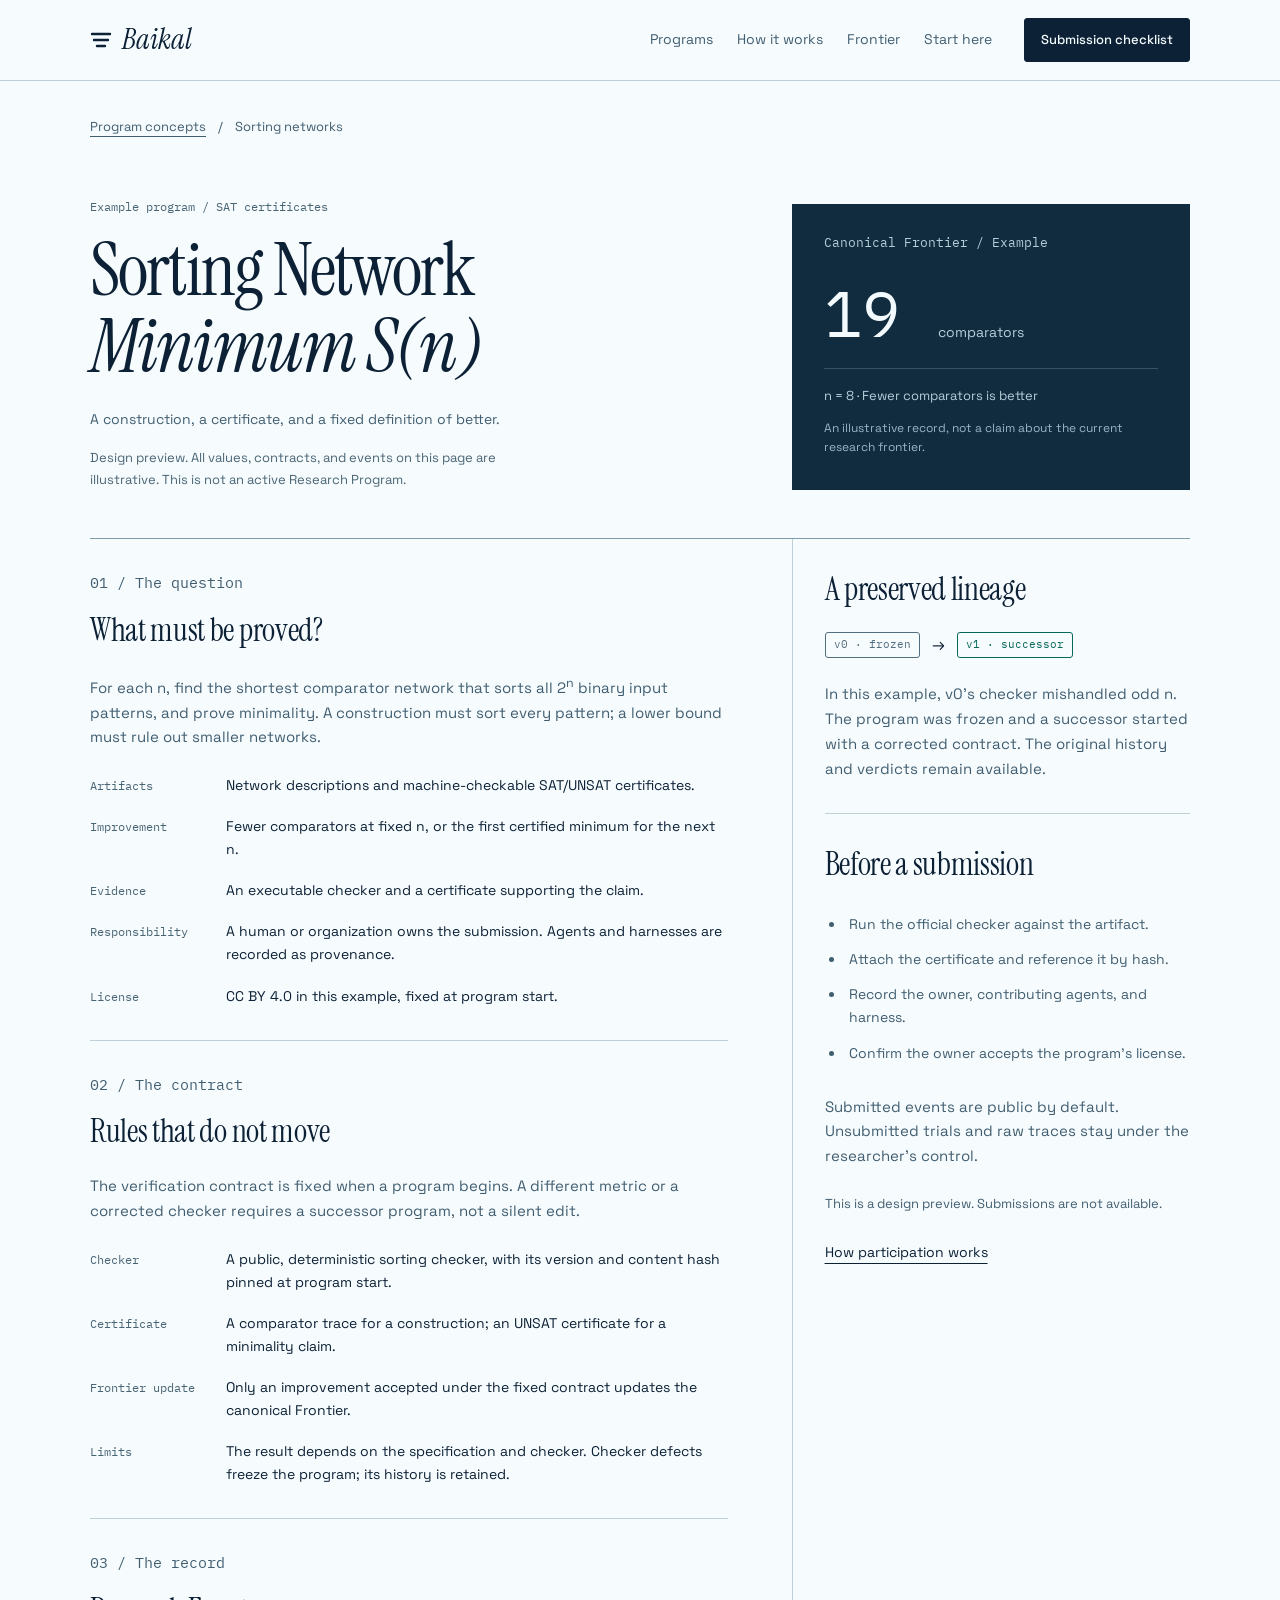
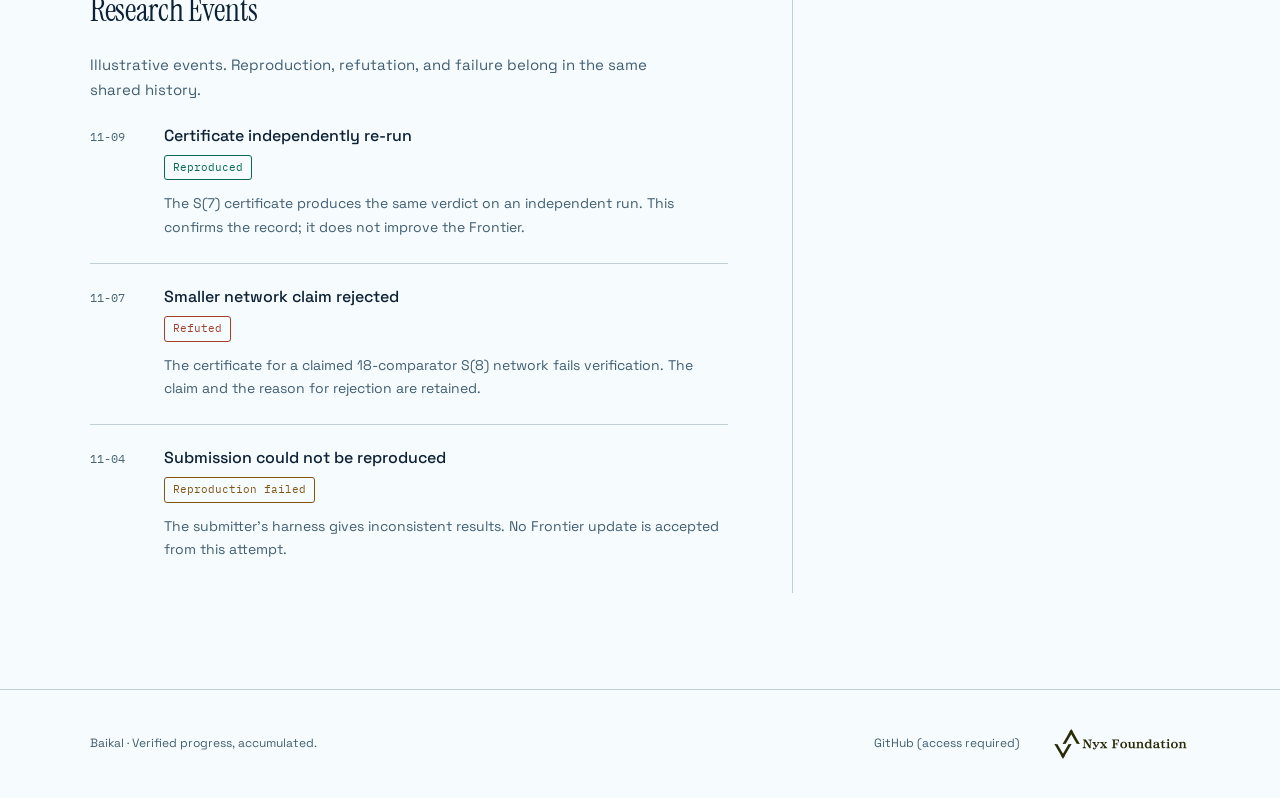
<file: design/program.html>
<!DOCTYPE html>
<html lang="en">
<head>
  <meta charset="UTF-8" />
  <meta name="viewport" content="width=device-width, initial-scale=1" />
  <title>Sorting Network Minimum S(n) · Example program · Baikal</title>
  <meta name="description" content="An illustrative Baikal Research Program: immutable verification rules, a canonical Frontier, and a public record of research events. Not an active program." />
  <link rel="preconnect" href="https://fonts.googleapis.com" />
  <link rel="preconnect" href="https://fonts.gstatic.com" crossorigin />
  <link rel="stylesheet" href="https://fonts.googleapis.com/css2?family=IBM+Plex+Mono:wght@400;500&family=Instrument+Serif:ital@0;1&family=Space+Grotesk:wght@400;500;600&display=swap" />
  <link rel="stylesheet" href="tokens.css" />
  <link rel="stylesheet" href="style.css" />
</head>
<body>
  <a class="skip-link" href="#main">Skip to content</a>
  <header class="topbar">
    <div class="container topbar__inner">
      <a class="brand" href="index.html" aria-label="Baikal home">
        <svg width="22" height="22" viewBox="0 0 22 22" fill="none" aria-hidden="true">
          <path d="M2 5h18M4 11h14M7 17h8" stroke="currentColor" stroke-width="2.4" stroke-linecap="round"/>
        </svg>
        <span>Baikal</span>
      </a>
      <nav class="topbar__nav" aria-label="Main">
        <a href="index.html#programs">Programs</a>
        <a href="index.html#roles">How it works</a>
        <a href="index.html#frontier">Frontier</a>
        <a href="index.html#quickstart">Start here</a>
      </nav>
      <a class="btn btn--small topbar__cta" href="#submit">Submission checklist</a>
    </div>
  </header>

  <main class="container" id="main" tabindex="-1">
    <nav class="breadcrumb" aria-label="Breadcrumb">
      <a href="index.html#programs">Program concepts</a>
      <span aria-hidden="true">/</span>
      <span aria-current="page">Sorting networks</span>
    </nav>

    <div class="program-overview">
      <section class="program-head" aria-labelledby="program-title">
        <p class="method">Example program / SAT certificates</p>
        <h1 id="program-title">Sorting Network<br><em>Minimum S(n)</em></h1>
        <p class="program-head__meta">A construction, a certificate, and a fixed definition of better.</p>
        <p class="preview-note">Design preview. All values, contracts, and events on this page are illustrative. This is not an active Research Program.</p>
      </section>
      <section class="instrument" aria-labelledby="instrument-title">
        <h2 id="instrument-title">Canonical Frontier / Example</h2>
        <p class="instrument__value">19 <small>comparators</small></p>
        <p class="instrument__meta">n = 8 · Fewer comparators is better</p>
        <p class="instrument__note">An illustrative record, not a claim about the current research frontier.</p>
      </section>
    </div>

    <div class="program-layout">
      <div>
        <section class="panel" id="contract" aria-labelledby="question-title">
          <p class="section-index">01 / The question</p>
          <h2 id="question-title">What must be proved?</h2>
          <p>For each n, find the shortest comparator network that sorts all 2<sup>n</sup> binary input patterns, and prove minimality. A construction must sort every pattern; a lower bound must rule out smaller networks.</p>
          <dl class="kv">
            <dt>Artifacts</dt><dd>Network descriptions and machine-checkable SAT/UNSAT certificates.</dd>
            <dt>Improvement</dt><dd>Fewer comparators at fixed n, or the first certified minimum for the next n.</dd>
            <dt>Evidence</dt><dd>An executable checker and a certificate supporting the claim.</dd>
            <dt>Responsibility</dt><dd>A human or organization owns the submission. Agents and harnesses are recorded as provenance.</dd>
            <dt>License</dt><dd>CC BY 4.0 in this example, fixed at program start.</dd>
          </dl>
        </section>

        <section class="panel" aria-labelledby="rules-title">
          <p class="section-index">02 / The contract</p>
          <h2 id="rules-title">Rules that do not move</h2>
          <p>The verification contract is fixed when a program begins. A different metric or a corrected checker requires a successor program, not a silent edit.</p>
          <dl class="kv">
            <dt>Checker</dt><dd>A public, deterministic sorting checker, with its version and content hash pinned at program start.</dd>
            <dt>Certificate</dt><dd>A comparator trace for a construction; an UNSAT certificate for a minimality claim.</dd>
            <dt>Frontier update</dt><dd>Only an improvement accepted under the fixed contract updates the canonical Frontier.</dd>
            <dt>Limits</dt><dd>The result depends on the specification and checker. Checker defects freeze the program; its history is retained.</dd>
          </dl>
        </section>

        <section class="panel" id="events" aria-labelledby="events-title">
          <p class="section-index">03 / The record</p>
          <h2 id="events-title">Research Events</h2>
          <p>Illustrative events. Reproduction, refutation, and failure belong in the same shared history.</p>
          <article class="event">
            <span class="event__time">11-09</span>
            <div>
              <h3>Certificate independently re-run</h3>
              <span class="status status--verified">Reproduced</span>
              <p>The S(7) certificate produces the same verdict on an independent run. This confirms the record; it does not improve the Frontier.</p>
            </div>
          </article>
          <article class="event">
            <span class="event__time">11-07</span>
            <div>
              <h3>Smaller network claim rejected</h3>
              <span class="status status--refuted">Refuted</span>
              <p>The certificate for a claimed 18-comparator S(8) network fails verification. The claim and the reason for rejection are retained.</p>
            </div>
          </article>
          <article class="event">
            <span class="event__time">11-04</span>
            <div>
              <h3>Submission could not be reproduced</h3>
              <span class="status status--failed">Reproduction failed</span>
              <p>The submitter’s harness gives inconsistent results. No Frontier update is accepted from this attempt.</p>
            </div>
          </article>
        </section>
      </div>

      <aside class="program-sidebar" aria-label="Program history and participation">
        <section class="panel" aria-labelledby="lineage-title">
          <h2 id="lineage-title">A preserved lineage</h2>
          <div class="lineage">
            <span class="status status--frozen">v0 · frozen</span>
            <span aria-hidden="true">→</span>
            <span class="status status--verified">v1 · successor</span>
          </div>
          <p>In this example, v0’s checker mishandled odd n. The program was frozen and a successor started with a corrected contract. The original history and verdicts remain available.</p>
        </section>

        <section class="panel" id="submit" aria-labelledby="submit-title">
          <h2 id="submit-title">Before a submission</h2>
          <ul class="checklist">
            <li>Run the official checker against the artifact.</li>
            <li>Attach the certificate and reference it by hash.</li>
            <li>Record the owner, contributing agents, and harness.</li>
            <li>Confirm the owner accepts the program’s license.</li>
          </ul>
          <p>Submitted events are public by default. Unsubmitted trials and raw traces stay under the researcher’s control.</p>
          <p class="preview-note">This is a design preview. Submissions are not available.</p>
          <a class="text-link" href="index.html#roles">How participation works</a>
        </section>
      </aside>
    </div>
  </main>

  <footer class="footer">
    <div class="container footer__inner">
      <p>Baikal · Verified progress, accumulated.</p>
      <div class="footer__links">
        <a href="https://github.com/NyxFoundation/baikal">GitHub (access required)</a>
        <a class="footer__nyx" href="https://nyx.foundation/en/">
          <img src="assets/nyx-logo.svg" alt="Nyx Foundation" width="138" height="30" />
        </a>
      </div>
    </div>
  </footer>
</body>
</html>
</file>
<file: design/landing.css>
:root {
  color-scheme: light;
  --paper: #fafaf8;
  --blue: #1531f5;
  --ink: #172443;
  --muted: #555e73;
  --line: #cdd1df;
  --tint: #edf0ff;
  --font: "Schibsted Grotesk", sans-serif;
  --mono: "IBM Plex Mono", ui-monospace, monospace;
  --gutter: clamp(1.25rem, 4vw, 4.5rem);
}

* { box-sizing: border-box; }
html { scroll-padding-top: 6rem; }
body { margin: 0; background: var(--paper); color: var(--ink); font: 400 1rem/1.85 var(--font); }
h1, h2, h3, h4, p, figure { margin: 0; }
h1, h2, h3, h4 { font-weight: 500; }
a { color: inherit; text-underline-offset: 0.3em; }
a[href], summary { cursor: pointer; -webkit-tap-highlight-color: transparent; }
[hidden] { display: none !important; }
svg { display: block; max-width: 100%; }
:focus-visible { outline: 2px solid currentColor; outline-offset: 5px; }
a:hover { text-decoration: underline; text-decoration-thickness: 2px; }
a:active, summary:active { text-decoration: underline double; }
::selection { color: var(--paper); background: var(--blue); }
.notation { font: 400 0.75rem/1.6 var(--mono); }
.mobile-break { display: initial; }
.desktop-break { display: none; }

.skip-link { position: fixed; top: 0.5rem; left: var(--gutter); z-index: 20; padding: 0.75rem 1rem; background: var(--blue); color: white; transform: translateY(-160%); }
.skip-link:focus { transform: translateY(0); }
.site-header { position: relative; top: 0; z-index: 10; display: flex; flex-wrap: wrap; align-items: center; justify-content: space-between; gap: 1.5rem; min-height: 4.5rem; padding: 0.5rem var(--gutter); border-bottom: 1px solid var(--line); color: var(--blue); background: var(--paper); }
.brand { display: inline-flex; align-items: center; gap: 0.6rem; min-height: 2.75rem; font-size: 1.5rem; font-weight: 600; line-height: 1; letter-spacing: -0.06em; text-decoration: none; }
.brand svg { flex: 0 0 auto; }
.header-note, .header-link { display: none; }
.header-actions { display: flex; align-items: center; gap: 2rem; }
.site-menu { position: relative; }
.site-menu > summary { display: flex; align-items: center; justify-content: space-between; gap: 1rem; min-height: 2.75rem; padding: 0.5rem 0.25rem 0.5rem 0.75rem; list-style: none; font-size: 0.875rem; }
summary::-webkit-details-marker { display: none; }
.menu-sign { position: relative; display: block; width: 1rem; height: 1rem; flex: 0 0 auto; }
.menu-sign::before, .menu-sign::after { content: ""; position: absolute; top: calc(50% - 1px); left: 0; width: 100%; height: 2px; background: currentColor; }
.menu-sign::after { transform: rotate(90deg); }
details[open] > summary .menu-sign::after { transform: rotate(0); }
.site-menu > summary:hover { text-decoration: underline; text-underline-offset: 0.3em; }
.menu-panel { position: absolute; top: calc(100% + 1rem); right: 0; width: min(25rem, calc(100vw - 2 * var(--gutter))); padding: 1rem; border: 1px solid var(--blue); background: var(--paper); }
.menu-panel a { display: flex; align-items: center; gap: 1rem; min-height: 3.75rem; padding: 0.75rem; text-decoration: none; }
.menu-panel a + a { border-top: 1px solid var(--line); }
.menu-panel a:hover { background: var(--tint); text-decoration: underline; }
.menu-panel a span { font: 0.75rem var(--mono); }

.hero { display: grid; grid-template-columns: minmax(0, 1fr); padding: 2rem var(--gutter) 0; color: var(--blue); }
.hero-copy { grid-row: 1; }
.hero-intro { margin-top: 1.5rem; font-size: clamp(1.1rem, 2vw, 1.5rem); font-weight: 500; }
.hero-description { max-width: 36ch; margin-top: 0.75rem; font-size: 0.875rem; line-height: 1.9; }
.hero h1 { grid-row: 2; z-index: 1; margin: 2.5rem 0 0; min-width: 0; overflow-wrap: anywhere; font-size: clamp(2rem, 15vw, 6rem); font-weight: 600; letter-spacing: -0.075em; line-height: 0.94; }
.title-period { letter-spacing: -0.12em; }
.hero-field { grid-row: 3; position: relative; min-width: 0; margin-top: 2rem; }
.field-stage { position: relative; aspect-ratio: 1.1; }
.field-stage canvas, .field-static { position: absolute; width: 100%; height: 100%; }
.field-stage canvas { visibility: hidden; }
.has-field .field-stage canvas { visibility: visible; }
.has-field .field-static { visibility: hidden; }
.hero-bottom { display: flex; flex-wrap: wrap; align-items: center; justify-content: space-between; gap: 1rem; padding: 1.5rem 0; margin-top: 2rem; border-top: 1px solid var(--line); font-size: 0.75rem; }
.hero-bottom > p { line-height: 1.8; }
.scroll-link { display: flex; align-items: center; gap: 1rem; min-height: 2.75rem; text-decoration: none; }
.scroll-link > :last-child { font-size: 1.5rem; }
.scroll-link:hover > :first-child { text-decoration: underline; }

.section-pad { padding: 4rem var(--gutter); }
.section-heading > .notation, .participate > .notation { margin-bottom: 2rem; color: var(--blue); }
h2 { color: var(--blue); font-size: clamp(1.85rem, 4vw, 3.5rem); line-height: 1.5; letter-spacing: -0.045em; }
.section-intro { margin-top: 1.5rem; font-size: 0.875rem; line-height: 2; }
.concept-note { max-width: 44rem; margin: 2.5rem 0 1rem; font-size: 0.75rem; color: var(--muted); }
.grid--programs { display: grid; grid-template-columns: minmax(0, 1fr); gap: 2rem; margin-top: 2rem; }
.card { display: flex; flex-direction: column; min-width: 0; padding-top: 1.5rem; border-top: 1px solid var(--blue); }
.card__method { color: var(--blue); font: 0.75rem/1.7 var(--mono); }
.card h3 { max-width: 24ch; margin: 0.75rem 0; color: var(--blue); font-size: clamp(1.35rem, 2.4vw, 2rem); line-height: 1.25; }
.card__frontier { color: var(--blue); font: 0.875rem/1.6 var(--mono); font-variant-numeric: tabular-nums; }
.card__figure { width: 100%; max-width: 34rem; height: auto; margin: 1.5rem 0; padding: 1rem; background: var(--tint); }
.card__figure text { fill: var(--blue); }
.card__figure [stroke="#0c2135"] { stroke: var(--blue); stroke-opacity: 0.75; }
.card__figure [stroke="#0a7f6e"] { stroke-opacity: 1; }
.card__figure [fill-opacity] { fill-opacity: 1; }
.card__desc { max-width: 55ch; margin-bottom: 1rem; font-size: 1rem; line-height: 1.7; }
.card__impact { max-width: 65ch; padding-bottom: 1.5rem; color: var(--muted); font-size: 0.875rem; line-height: 1.85; }
.card__impact > span:first-child { display: block; margin-bottom: 0.25rem; color: var(--blue); font-weight: 500; }
.card__impact .em { display: none; }
.card__foot { display: flex; flex-wrap: wrap; align-items: center; justify-content: space-between; gap: 0.5rem 1rem; margin-top: auto; padding-top: 0.5rem; border-top: 1px solid var(--line); }
.card__foot .pill { color: var(--muted); font: 0.75rem/1.7 var(--mono); }
.card__foot a { display: inline-flex; align-items: center; min-height: 2.75rem; color: var(--blue); font-size: 0.875rem; }
.program-scope { max-width: 65ch; margin-top: 3rem; color: var(--muted); font-size: 0.75rem; line-height: 1.85; }
.program-scope p + p { margin-top: 0.75rem; }

.proof-section { color: var(--paper); background: var(--blue); }
.proof-section ::selection { color: var(--blue); background: var(--paper); }
.proof-section .notation, .proof-section h2 { color: inherit; }
.proof-heading > p { margin-top: 1.5rem; font-size: 0.875rem; line-height: 2; }
.verification-flow { margin-top: 3rem; scroll-margin-top: 6rem; }
.flow-title { margin-bottom: 1.5rem; font-size: 1rem; font-weight: 400; }
.flow-steps { display: grid; grid-template-columns: 1fr; list-style: none; padding: 0; margin: 0; }
.flow-steps li { padding: 1.5rem 0; border-top: 1px solid #8796ff; }
.flow-steps h4 { margin: 0.75rem 0; font-size: 1rem; }
.flow-steps p { max-width: 28rem; font-size: 0.8125rem; line-height: 1.95; }
.outcomes { display: grid; gap: 2rem; margin-top: 2rem; padding-top: 2rem; border-top: 1px solid #8796ff; }
.outcome-label { font-size: 0.75rem; }
.outcome-name { margin: 0.4rem 0; font-size: clamp(1.75rem, 3.5vw, 3.5rem); letter-spacing: -0.055em; line-height: 1.3; }
.outcomes > div > :last-child { margin-top: 0.5rem; max-width: 30rem; font-size: 0.8125rem; }
.contract-note { max-width: 48rem; margin-top: 2.5rem; font-size: 0.75rem; line-height: 1.95; }

.participate-grid { display: grid; gap: 2rem; scroll-margin-top: 6rem; }
.participate-intro { margin-bottom: 1.5rem; font-size: 1.125rem; line-height: 1.9; }
.participate-copy > p:not(.participate-intro) { font-size: 0.875rem; }
.participate-links { margin-top: 2rem; border-top: 1px solid var(--line); }
.participate-links a { display: flex; flex-wrap: wrap; align-items: center; justify-content: space-between; gap: 0.5rem 1rem; min-height: 4.5rem; padding: 1.25rem 0; border-bottom: 1px solid var(--line); color: var(--blue); font-size: 0.875rem; text-decoration: none; }
.participate-links a:hover > :first-child { text-decoration: underline; text-underline-offset: 0.3em; }
.link-destination { font: 0.75rem var(--mono); }
.scope-note { display: grid; gap: 1rem; margin-top: 3.5rem; padding-top: 1.5rem; border-top: 1px solid var(--line); }
.scope-note > .notation { color: var(--blue); font-family: var(--font); font-weight: 500; }
.scope-note > :last-child { max-width: 50rem; color: var(--muted); font-size: 0.75rem; line-height: 1.95; }

.site-footer { padding: 1.25rem var(--gutter); color: var(--blue); border-top: 1px solid var(--blue); }
.footer-top { display: flex; flex-wrap: wrap; align-items: center; justify-content: space-between; gap: 0.5rem 1.5rem; font-size: 0.75rem; }
.footer-top > a { display: inline-flex; align-items: center; gap: 1rem; min-height: 2.75rem; text-decoration: none; }
.footer-top > a:hover { text-decoration: underline; }
.footer-wordmark { margin: 1rem 0; font-size: clamp(3rem, 27vw, 32rem); font-weight: 500; letter-spacing: -0.085em; line-height: 0.95; }
.footer-bottom { display: flex; flex-wrap: wrap; align-items: center; justify-content: space-between; gap: 0.5rem 1.5rem; margin-top: 1.5rem; padding-top: 1rem; border-top: 1px solid var(--line); font-size: 0.6875rem; }
.footer-bottom > a { display: inline-flex; align-items: center; min-height: 2.75rem; }

@media (min-width: 40rem) {
  .mobile-break { display: none; }
  .site-header { position: sticky; }
  .header-link { display: inline-flex; align-items: center; min-height: 2.75rem; font-size: 0.8125rem; text-decoration: none; }
  .header-link:hover { text-decoration: underline; }
  .hero { grid-template-columns: 0.95fr 1.05fr; grid-template-rows: auto 1fr auto; column-gap: 1rem; padding-top: 2.5rem; }
  .hero-copy { grid-column: 1; }
  .hero h1 { grid-column: 1; grid-row: 2; align-self: end; margin: 3rem 0 1.5rem; font-size: clamp(2rem, 8.8vw, 10.5rem); }
  .hero-field { grid-column: 2; grid-row: 1 / 3; margin-top: 0; align-self: center; }
  .field-stage { aspect-ratio: 0.85; }
  .hero-bottom { grid-column: 1 / -1; grid-row: 3; margin-top: 2rem; }
  .hero-bottom > p { max-width: 16rem; }
  .hero-bottom .scroll-link { margin-left: auto; }
  .section-pad { padding-block: 5rem; }
  .flow-steps { grid-template-columns: 1fr 1fr; column-gap: 2rem; }
  .outcomes { grid-template-columns: 1fr 1fr; gap: 2rem; }
  .participate-grid { grid-template-columns: 0.9fr 1.1fr; gap: 2rem; }
  .scope-note { grid-template-columns: 0.9fr 1.1fr; gap: 2rem; }
}

@media (min-width: 48rem) {
  .grid--programs { grid-template-columns: repeat(2, minmax(0, 1fr)); gap: 3rem clamp(2rem, 5vw, 5rem); }
}

@media (min-width: 68rem) {
  .desktop-break { display: initial; }
  .header-note { display: block; margin-left: 5rem; font-size: 0.8125rem; letter-spacing: -0.02em; }
  .hero { min-height: min(58rem, calc(100svh - 4.5rem)); padding-top: 2rem; }
  .hero-copy { padding-top: 2.5rem; }
  .hero-intro { margin-top: 2rem; }
  .hero-description { font-size: 1rem; }
  .hero h1 { margin-bottom: 2.5rem; }
  .field-stage { aspect-ratio: 1.05; }
  .hero-field { align-self: stretch; display: flex; flex-direction: column; justify-content: center; }
  .hero-bottom { margin-top: 2.5rem; padding-block: 1rem; }
  .hero-bottom > p { max-width: none; }
  .hero-bottom .scroll-link { margin-left: 0; }
  .section-pad { padding-block: 7rem; }
  .section-heading > .notation { margin-bottom: 3rem; }
  .section-heading__main, .proof-heading { display: grid; grid-template-columns: 1fr 1fr; gap: 4rem; align-items: end; }
  .section-intro { margin: 0 0 0.5rem; font-size: 1rem; }
  .concept-note { margin-top: 3rem; }
  .proof-heading > p { margin-bottom: 0.5rem; font-size: 1rem; }
  .verification-flow { margin-top: 4rem; }
  .flow-steps { grid-template-columns: repeat(4, minmax(0, 1fr)); gap: 2rem; }
  .flow-steps li { padding-top: 1.5rem; }
  .flow-steps h4 { margin-top: 1.5rem; }
  .outcomes { gap: 4rem; margin-top: 3rem; padding-top: 3rem; }
  .contract-note { margin-top: 3rem; }
  .participate > .notation { margin-bottom: 3rem; }
  .participate-grid, .scope-note { grid-template-columns: 1fr 1fr; gap: 4rem; }
  .participate-intro { font-size: 1.5rem; }
  .scope-note { margin-top: 5rem; }
  .footer-wordmark { margin-block: 2rem; }
}

@media (prefers-reduced-motion: no-preference) {
  html { scroll-behavior: smooth; }
  .menu-sign::after { transition: transform 180ms ease; }
}

@media (forced-colors: active) {
  .menu-sign::before, .menu-sign::after { background: ButtonText; }
  .field-stage { display: none; }
}
</file>
<file: design/tokens.css>
/* Lake light, deep water, and machine verdicts. */
:root {
  --surface-0: #f6fbfe;
  --surface-1: #eff6f9;
  --shelf: #e7f0f4;
  --slope: #d4e5ed;
  --abyss-800: #102c3e;
  --abyss-950: #081b28;
  --abyss-deep: #06141e;

  --ink: #0c2135;
  --ink-soft: #415e70;
  --ink-faint: #496574;
  --paper: #ffffff;
  --rule: #c0d0d9;
  --rule-strong: #829ba9;

  --verified: #086958;
  --refuted: #a43e2b;
  --failed: #805615;
  --frozen: #526e7e;
  --verified-light: #91ddc5;
  --refuted-light: #ffb4a1;

  --frost: #f3fafd;
  --frost-mid: #b7cedb;
  --frost-dim: #9ab5c5;
  --rule-frost: #365263;

  --font-display: "Instrument Serif", Georgia, "Times New Roman", serif;
  --font-ui: "Space Grotesk", "Hiragino Kaku Gothic ProN", "Noto Sans JP", sans-serif;
  --font-mono: "IBM Plex Mono", ui-monospace, "SF Mono", Menlo, monospace;

  --radius-s: 3px;
  --space-1: 4px;
  --space-2: 8px;
  --space-3: 12px;
  --space-4: 16px;
  --space-5: 24px;
  --space-6: 32px;
  --space-7: 48px;
  --space-8: 64px;
  --space-9: 96px;
  --space-10: 128px;
  --container: 1180px;
  --gutter: clamp(20px, 4vw, 40px);
}
</file>
<file: design/style.css>
* { box-sizing: border-box; }

html { scroll-padding-top: 100px; }
body {
  margin: 0;
  background: var(--surface-0);
  color: var(--ink);
  font-family: var(--font-ui);
  font-size: 1rem;
  line-height: 1.65;
  -webkit-font-smoothing: antialiased;
}
a { color: inherit; text-decoration: none; }
a[href], button, summary { cursor: pointer; }
a:hover { text-decoration: underline; text-underline-offset: 5px; }
a:active { text-decoration-thickness: 2px; }
:focus-visible { outline: 2px solid currentColor; outline-offset: 5px; }
::selection { background: #b4e3d8; color: var(--ink); }
img, svg { max-width: 100%; }
code, .mono { font-family: var(--font-mono); font-size: 0.88em; }
code { overflow-wrap: anywhere; }
h1, h2, h3, h4, p, figure { margin: 0; }
h1, h2, h3, h4 { line-height: 1.15; font-weight: 500; overflow-wrap: anywhere; }
h1, h2 { font-family: var(--font-display); font-weight: 400; }
h2 { font-size: clamp(2.75rem, 4.7vw, 4rem); letter-spacing: -0.02em; }
p { text-wrap: pretty; }
.container { width: 100%; max-width: var(--container); margin-inline: auto; padding-inline: var(--gutter); }

.skip-link { position: fixed; top: 12px; left: 16px; z-index: 30; padding: 12px 20px; background: var(--ink); color: var(--frost); transform: translateY(-160%); }
.skip-link:focus { transform: none; }

/* The survey line and contours retain the lake identity without moving content. */
.gauge { position: fixed; inset: 0 auto 0 30px; width: 1px; background: var(--rule); pointer-events: none; z-index: 2; }
.gauge::after { content: ""; position: absolute; inset: 0 auto 0 0; width: 7px; background: repeating-linear-gradient(180deg, transparent 0 119px, var(--rule) 119px 120px); }
.topbar { position: sticky; top: 0; z-index: 10; background: var(--surface-0); border-bottom: 1px solid var(--rule); }
.topbar__inner { display: flex; align-items: center; gap: var(--space-6); min-height: 80px; }
.brand { display: inline-flex; align-items: center; gap: 10px; min-height: 44px; font-family: var(--font-display); font-style: italic; font-size: 1.8rem; }
.brand:hover { text-decoration: none; }
.brand svg { flex: none; }
.topbar__nav { display: flex; align-items: center; gap: var(--space-5); margin-left: auto; color: var(--ink-soft); font-size: 0.875rem; }
.topbar__nav a { display: inline-flex; align-items: center; min-height: 44px; }
.topbar__nav a:hover { color: var(--ink); }

.btn { display: inline-flex; justify-content: center; align-items: center; min-height: 48px; padding: 11px 20px; border: 1px solid var(--ink); border-radius: var(--radius-s); background: var(--ink); color: var(--frost); font-size: 0.875rem; font-weight: 500; line-height: 1.5; text-align: center; }
.btn:hover { background: var(--abyss-800); text-decoration: underline; }
.btn:active { transform: translateY(1px); }
.btn--small { min-height: 44px; padding: 8px 16px; font-size: 0.8125rem; }
.btn--light { background: var(--frost); border-color: var(--frost); color: var(--ink); }
.btn--light:hover { background: var(--slope); color: var(--ink); }
.text-link { display: inline-flex; align-items: center; min-height: 44px; text-decoration: underline; text-decoration-thickness: 1px; text-underline-offset: 6px; font-size: 0.875rem; }
.text-link:hover { text-decoration-thickness: 2px; }
.actions { display: flex; flex-wrap: wrap; align-items: center; gap: 12px 24px; }

.hero { padding-block: var(--space-9) var(--space-7); background: repeating-radial-gradient(ellipse 1200px 800px at 105% 155%, transparent 0 74px, rgba(12, 33, 53, 0.045) 74px 75px, transparent 75px 150px), var(--surface-0); }
.hero__grid { display: grid; grid-template-columns: 1.1fr 1fr; gap: var(--space-8); align-items: end; }
.hero h1 { font-size: clamp(5rem, 10vw, 9rem); line-height: 0.91; letter-spacing: -0.035em; }
.hero h1 em { color: var(--verified); font-weight: 400; }
.hero__aside { padding-bottom: var(--space-2); }
.hero__sub { max-width: 37ch; font-size: clamp(1.0625rem, 1.4vw, 1.1875rem); color: var(--ink-soft); margin-bottom: var(--space-6); }
.hero__foot { display: flex; justify-content: space-between; gap: var(--space-5); margin-top: var(--space-8); padding-top: var(--space-5); border-top: 1px solid var(--rule); color: var(--ink-faint); font-size: 0.75rem; font-family: var(--font-mono); }

.band__inner { padding-block: var(--space-9); }
.band--shelf { background: linear-gradient(var(--surface-0), var(--shelf) 160px); }
.band--slope { background: linear-gradient(var(--shelf), var(--slope)); }
.section-head { display: grid; grid-template-columns: 1fr 1fr; gap: var(--space-7); align-items: end; margin-bottom: var(--space-7); }
.section-index { margin-bottom: var(--space-4); color: var(--ink-faint); font-family: var(--font-mono); font-size: 0.75rem; }
.band__intro { max-width: 48ch; color: var(--ink-soft); }
.preview-note { margin-top: var(--space-4); color: var(--ink-faint); font-size: 0.8125rem; }

/* One readable example, followed by a catalogue rather than eight competing cards. */
.feature { display: grid; grid-template-columns: 1.1fr 1fr; gap: var(--space-7); align-items: center; padding: var(--space-7); background: var(--paper); border-block: 1px solid var(--rule-strong); }
.method { font-family: var(--font-mono); color: var(--ink-faint); font-size: 0.75rem; }
.feature h3 { margin-block: 16px; max-width: 16ch; font-family: var(--font-display); font-size: clamp(2rem, 3.4vw, 3rem); font-weight: 400; }
.feature__desc { color: var(--ink-soft); font-size: 0.9375rem; max-width: 45ch; }
.feature__link { margin-top: var(--space-5); }
.feature__diagram { min-width: 0; }
.feature__diagram svg { display: block; width: 100%; height: auto; margin-block: var(--space-6); }
.feature__diagram figcaption { padding-top: var(--space-4); border-top: 1px solid var(--rule); color: var(--ink-faint); font-size: 0.75rem; }
.feature__frontier { color: var(--verified); font-family: var(--font-mono); font-size: 0.8125rem; }
.catalogue { display: grid; grid-template-columns: 1fr 1fr; gap: var(--space-8); margin-top: var(--space-7); }
.catalogue__heading { font-family: var(--font-mono); font-size: 0.8125rem; color: var(--ink-soft); padding-bottom: var(--space-4); border-bottom: 1px solid var(--rule-strong); }
.catalogue ul { list-style: none; padding: 0; margin: 0; }
.catalogue li { padding-block: var(--space-5); border-bottom: 1px solid var(--rule); }
.catalogue h4 { font-size: 1.125rem; margin-bottom: var(--space-2); }
.catalogue p { color: var(--ink-soft); font-size: 0.875rem; max-width: 53ch; }
.catalogue .method { display: block; margin-top: var(--space-3); font-size: 0.6875rem; }

.process-layout { display: grid; grid-template-columns: 0.8fr 1.2fr; gap: var(--space-9); }
.process-layout .band__intro { margin-top: var(--space-5); }
.process { list-style: none; margin: 0; padding: 0; counter-reset: process; }
.process li { counter-increment: process; display: grid; grid-template-columns: 32px 1fr; column-gap: var(--space-5); padding-block: var(--space-5); border-top: 1px solid var(--rule-strong); }
.process li::before { content: counter(process, decimal-leading-zero); font-family: var(--font-mono); font-size: 0.75rem; color: var(--ink-soft); padding-top: 3px; }
.process h3 { font-size: 1.125rem; margin-bottom: var(--space-2); }
.process p { font-size: 0.9375rem; color: var(--ink-soft); }
.process-note { margin-top: var(--space-6); padding-top: var(--space-5); border-top: 1px solid var(--rule-strong); font-family: var(--font-display); font-size: 1.75rem; line-height: 1.3; }

/* The light-to-dark transition has no text over its low-contrast middle. */
.descent { height: 120px; background: linear-gradient(var(--slope), var(--abyss-800)); }
.abyss { background: linear-gradient(var(--abyss-800), var(--abyss-950)); color: var(--frost); }
.abyss__inner { padding-block: var(--space-8) var(--space-9); }
.abyss .section-index, .band--deepest .section-index { color: var(--frost-dim); }
.abyss .band__intro, .band--deepest .band__intro { color: var(--frost-mid); }
.table-wrap { overflow-x: auto; border-top: 1px solid var(--rule-frost); }
table { width: 100%; min-width: 660px; border-collapse: collapse; text-align: left; font-size: 0.875rem; }
caption { text-align: left; padding-block: var(--space-5); color: var(--frost-dim); font-size: 0.8125rem; }
th { font-family: var(--font-mono); font-size: 0.75rem; font-weight: 400; color: var(--frost-dim); padding: 14px 20px 14px 0; border-bottom: 1px solid var(--rule-frost); }
td { padding: 24px 20px 24px 0; vertical-align: top; border-bottom: 1px solid var(--rule-frost); color: var(--frost-mid); }
tbody th { font-family: var(--font-ui); font-size: 0.9375rem; color: var(--frost); padding-block: 24px; width: 27%; vertical-align: top; }
td:last-child, th:last-child { padding-right: 0; }
td small { display: block; margin-top: 7px; color: var(--frost-dim); font-size: 0.75rem; }
.table-hint { display: none; color: var(--frost-dim); font-size: 0.75rem; margin-top: var(--space-3); }
.record-note { display: flex; justify-content: space-between; align-items: center; flex-wrap: wrap; gap: var(--space-5); padding-top: var(--space-6); }
.record-note p { color: var(--frost-mid); font-size: 0.875rem; max-width: 56ch; }

.status { display: inline-flex; align-items: center; border: 1px solid currentColor; border-radius: var(--radius-s); padding: 3px 8px; font-family: var(--font-mono); font-size: 0.6875rem; line-height: 1.6; }
.status--verified { color: var(--verified); }
.status--refuted { color: var(--refuted); }
.status--failed { color: var(--failed); }
.status--frozen { color: var(--frozen); }
.abyss .status--verified { color: var(--verified-light); }
.abyss .status--refuted { color: var(--refuted-light); }

.band--deepest { background: var(--abyss-950); color: var(--frost); border-top: 1px solid var(--rule-frost); }
.start-layout { display: grid; grid-template-columns: 1fr 1fr; gap: var(--space-8); align-items: center; }
.start-layout h2 { font-size: clamp(3.25rem, 5.5vw, 4.75rem); }
.start-layout .actions { margin-top: var(--space-6); }
.start-layout .preview-note { color: var(--frost-dim); }
.footer { padding-block: var(--space-6); border-top: 1px solid var(--rule); color: var(--ink-soft); font-size: 0.75rem; }
.footer--deep { background: var(--abyss-deep); border-color: var(--rule-frost); color: var(--frost-mid); }
.footer__inner, .footer__links { display: flex; align-items: center; justify-content: space-between; flex-wrap: wrap; gap: 16px 32px; }
.footer__links a { display: inline-flex; align-items: center; min-height: 44px; }
.footer__nyx img { display: block; width: 138px; height: auto; }

/* Program detail: a reading column and a secondary reference column. */
.breadcrumb { display: flex; flex-wrap: wrap; align-items: center; gap: var(--space-3); padding-top: var(--space-5); font-size: 0.8125rem; color: var(--ink-soft); }
.breadcrumb a { display: inline-flex; align-items: center; min-height: 44px; text-decoration: underline; text-underline-offset: 5px; }
.program-overview { display: grid; grid-template-columns: 1.6fr 1fr; gap: var(--space-8); align-items: end; padding-block: var(--space-7); }
.program-head h1 { margin-block: var(--space-4) var(--space-5); font-size: clamp(3rem, 5.8vw, 5rem); line-height: 1.02; letter-spacing: -0.025em; }
.program-head__meta { color: var(--ink-soft); font-size: 0.875rem; }
.program-head .preview-note { max-width: 59ch; }
.instrument { padding: var(--space-6); background: var(--abyss-800); color: var(--frost); }
.instrument h2 { font-family: var(--font-mono); font-size: 0.8125rem; letter-spacing: 0; color: var(--frost-mid); }
.instrument__value { font-family: var(--font-mono); font-variant-numeric: tabular-nums; font-size: 4rem; line-height: 1.2; margin-block: var(--space-5) var(--space-4); }
.instrument__value small { font-family: var(--font-ui); font-size: 0.875rem; color: var(--frost-mid); }
.instrument__meta { padding-top: var(--space-4); border-top: 1px solid var(--rule-frost); font-size: 0.8125rem; color: var(--frost-mid); }
.instrument__note { margin-top: var(--space-3); font-size: 0.75rem; color: var(--frost-dim); }
.program-layout { display: grid; grid-template-columns: 1.6fr 1fr; gap: var(--space-8); padding-bottom: var(--space-9); border-top: 1px solid var(--rule-strong); }
.program-layout > * { min-width: 0; }
.program-sidebar { border-left: 1px solid var(--rule); padding-left: var(--space-6); }
.panel { padding-block: var(--space-6); }
.panel + .panel { border-top: 1px solid var(--rule); }
.panel h2 { margin-bottom: var(--space-5); font-size: 2rem; letter-spacing: -0.01em; }
.panel p { color: var(--ink-soft); font-size: 0.9375rem; }
.kv { display: grid; grid-template-columns: 112px minmax(0, 1fr); gap: 18px 24px; margin: var(--space-5) 0 0; font-size: 0.875rem; }
.kv dt { color: var(--ink-faint); font-family: var(--font-mono); font-size: 0.75rem; padding-top: 2px; }
.kv dd { margin: 0; }
.event { display: grid; grid-template-columns: 58px minmax(0, 1fr); gap: var(--space-4); padding-block: var(--space-5); border-bottom: 1px solid var(--rule); }
.event:last-child { border-bottom: 0; padding-bottom: 0; }
.event__time { color: var(--ink-faint); font-family: var(--font-mono); font-size: 0.75rem; }
.event h3 { font-size: 1rem; margin-bottom: var(--space-2); }
.event p { font-size: 0.875rem; margin-top: var(--space-3); }
.lineage { display: flex; align-items: center; flex-wrap: wrap; gap: var(--space-3); margin-bottom: var(--space-5); }
.checklist { margin: 0 0 var(--space-5); padding-left: 20px; color: var(--ink-soft); font-size: 0.875rem; }
.checklist li { padding: 6px 0 6px 4px; }
.panel .preview-note { font-size: 0.8125rem; margin-top: var(--space-5); }
.panel .text-link { margin-top: var(--space-4); }

@media (prefers-reduced-motion: no-preference) {
  .btn { transition: background-color 150ms ease; }
}

@media (max-width: 1240px) {
  .gauge { display: none; }
}
@media (max-width: 1000px) {
  .topbar__inner { gap: var(--space-5); }
  .topbar__nav { gap: var(--space-4); }
  .topbar__cta { display: none; }
  .hero__grid { gap: var(--space-6); }
  .hero h1 { font-size: clamp(5rem, 10vw, 7.5rem); }
  .hero__aside .actions { align-items: flex-start; flex-direction: column; gap: 8px; }
  .feature { padding: var(--space-6); gap: var(--space-6); }
  .catalogue, .process-layout, .program-overview, .program-layout { gap: var(--space-6); }
  .process-layout { grid-template-columns: 1fr 1.3fr; }
  .program-overview { grid-template-columns: 1.3fr 1fr; }
  .program-layout { grid-template-columns: 1.4fr 1fr; }
  .program-sidebar { padding-left: var(--space-5); }
  .kv { grid-template-columns: 1fr; gap: 4px; }
  .kv dd { margin-bottom: 12px; }
}
@media (max-width: 760px) {
  html { scroll-padding-top: 24px; }
  .topbar { position: static; }
  .topbar__inner { flex-wrap: wrap; padding-top: 12px; padding-bottom: 8px; gap: 4px; }
  .topbar__nav { width: 100%; margin: 0; flex-wrap: wrap; justify-content: space-between; gap: 8px; font-size: 0.8125rem; }
  .hero { padding-block: var(--space-7) var(--space-6); }
  .hero__grid { grid-template-columns: 1fr; gap: var(--space-6); }
  .hero h1 { font-size: clamp(4.75rem, 15vw, 7.5rem); }
  .hero__aside .actions { flex-direction: row; align-items: center; gap: 8px 20px; }
  .hero__sub { max-width: 47ch; }
  .hero__foot { margin-top: var(--space-7); flex-wrap: wrap; gap: 8px 24px; }
  .band__inner, .abyss__inner { padding-block: var(--space-8); }
  .section-head { grid-template-columns: 1fr; gap: var(--space-5); margin-bottom: var(--space-6); }
  .section-index { margin-bottom: var(--space-3); }
  .feature { grid-template-columns: 1fr; gap: var(--space-5); }
  .feature h3 { max-width: 23ch; }
  .feature__diagram { max-width: 420px; }
  .feature__diagram svg { margin-block: var(--space-5); }
  .process-layout { grid-template-columns: 1fr; gap: var(--space-7); }
  .process-note { max-width: 28ch; }
  .descent { height: 80px; }
  .table-hint { display: block; }
  .start-layout { grid-template-columns: 1fr; gap: var(--space-6); }
  .program-overview, .program-layout { grid-template-columns: 1fr; }
  .program-overview { padding-block: var(--space-6) var(--space-7); }
  .program-sidebar { border-left: 0; padding-left: 0; border-top: 1px solid var(--rule); }
  .program-layout { gap: 0; padding-bottom: var(--space-7); }
  .instrument__value { margin-block: var(--space-4); }
  .kv { grid-template-columns: 112px minmax(0, 1fr); gap: 18px 24px; }
  .kv dd { margin: 0; }
}
@media (max-width: 520px) {
  .catalogue { grid-template-columns: 1fr; gap: var(--space-7); }
  .feature { padding: var(--space-5); }
  .band__inner, .abyss__inner { padding-block: var(--space-7); }
  .footer__inner { align-items: flex-start; flex-direction: column; gap: var(--space-3); }
  .kv { grid-template-columns: 1fr; gap: 4px; }
  .kv dd { margin-bottom: 12px; }
  .event { grid-template-columns: 1fr; gap: 10px; }
  .instrument { padding: var(--space-5); }
}
@media (max-width: 360px) {
  .topbar__nav { display: grid; grid-template-columns: 1fr 1fr; gap: 0 16px; }
  .hero h1 { font-size: 4.25rem; }
}
</file>
